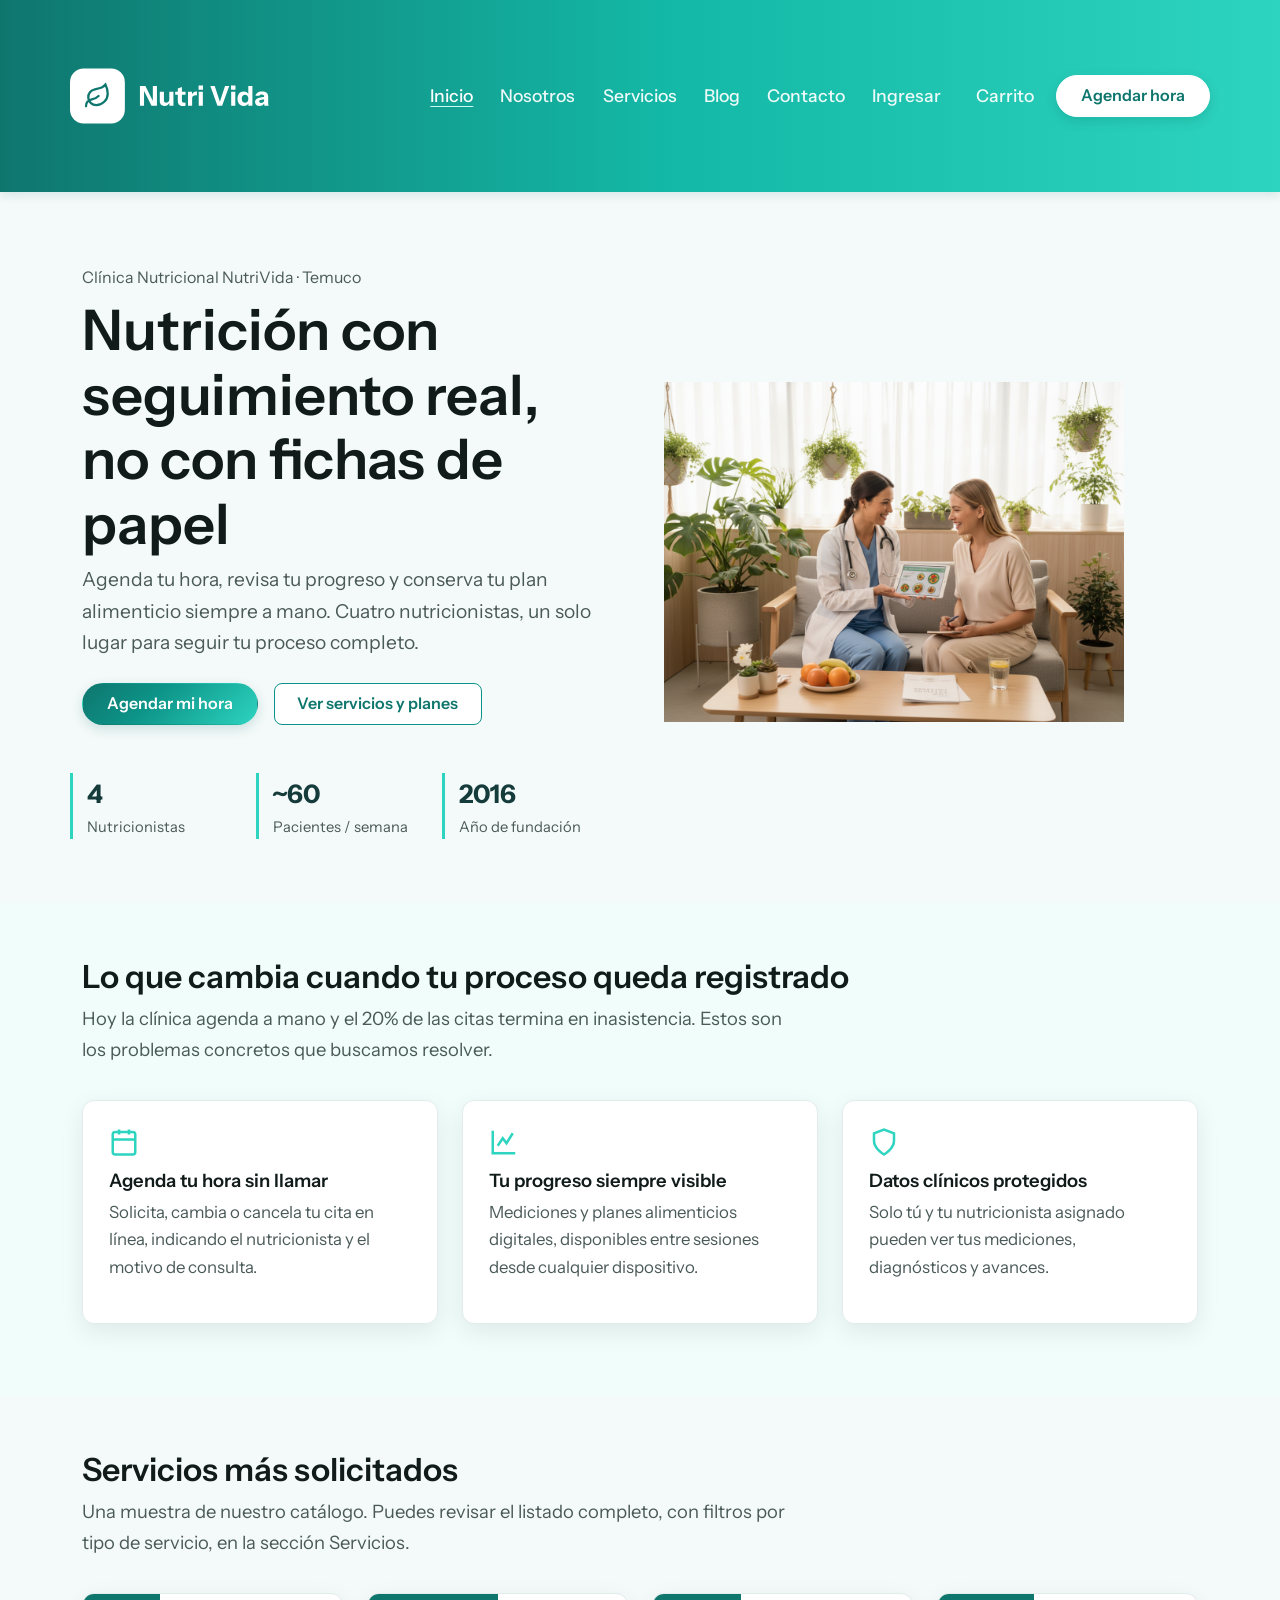
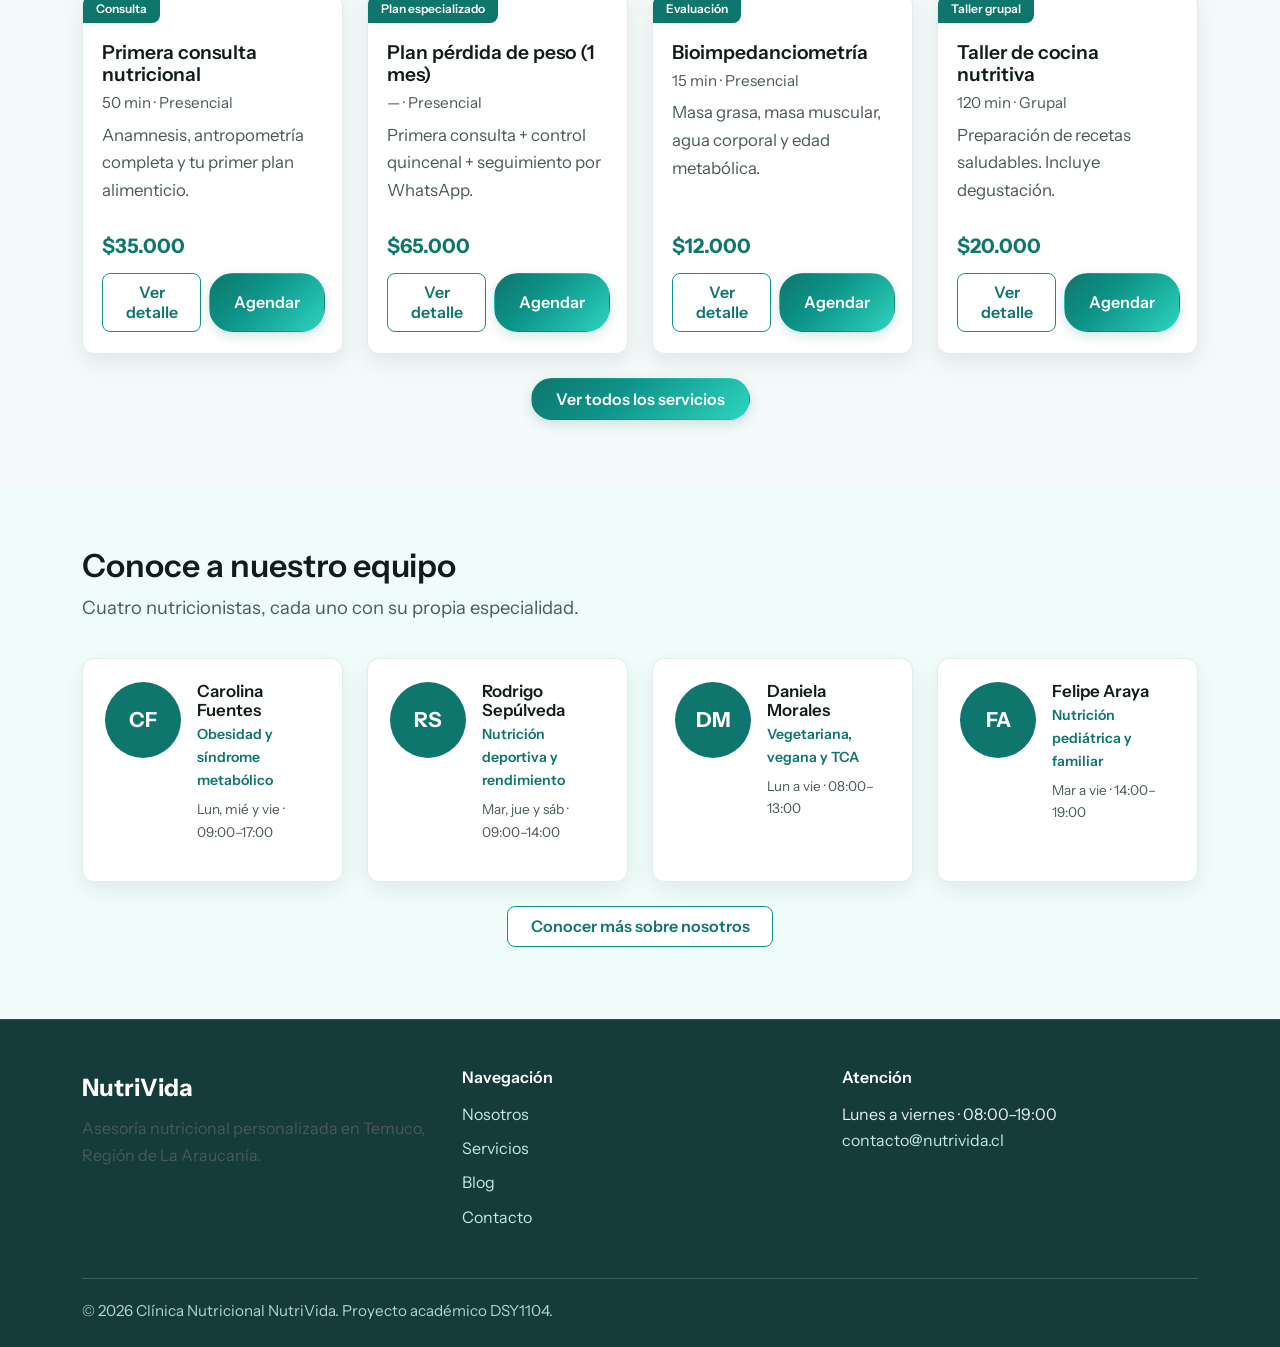
<file: index.html>
<!DOCTYPE html>
<html lang="es">
<head>
  <meta charset="UTF-8">
  <meta name="viewport" content="width=device-width, initial-scale=1.0">
  <title>NutriVida — Nutrición con seguimiento real</title>
  <meta name="description" content="Clínica Nutricional NutriVida en Temuco: consultas, planes personalizados y talleres con seguimiento digital.">
  <link href="https://cdn.jsdelivr.net/npm/bootstrap@5.3.8/dist/css/bootstrap.min.css" rel="stylesheet" integrity="sha384-sRIl4kxILFvY47J16cr9ZwB07vP4J8+LH7qKQnuqkuIAvNWLzeN8tE5YBujZqJLB" crossorigin="anonymous">
  <link rel="stylesheet" href="css/estilos.css">
</head>
<body>

  <!-- ===================== ENCABEZADO ===================== -->
  <header class="encabezado-nv">
    <nav class="navbar navbar-expand-lg container py-3">
      <a class="navbar-brand marca-nv" href="index.html">
        <img src="imagenes\banner-top.svg" alt="Logo-NutriVida" width="200" height="150">
      </a>
      <button class="navbar-toggler" type="button" data-bs-toggle="collapse" data-bs-target="#navegacionPrincipal" aria-controls="navegacionPrincipal" aria-expanded="false" aria-label="Abrir menú de navegación">
        <span class="navbar-toggler-icon"></span>
      </button>
      <div class="collapse navbar-collapse" id="navegacionPrincipal">
        <ul class="navbar-nav ms-auto mb-2 mb-lg-0 align-items-lg-center">
          <li class="nav-item"><a class="nav-link active" aria-current="page" href="index.html">Inicio</a></li>
          <li class="nav-item"><a class="nav-link" href="nosotros.html">Nosotros</a></li>
          <li class="nav-item"><a class="nav-link" href="productos.html">Servicios</a></li>
          <li class="nav-item"><a class="nav-link" href="blog.html">Blog</a></li>
          <li class="nav-item"><a class="nav-link" href="contacto.html">Contacto</a></li>
          <li class="nav-item"><a class="nav-link" href="login.html">Ingresar</a></li>
          <li class="nav-item ms-lg-2 mt-2 mt-lg-0"><a href="carrito.html" class="nav-link enlace-carrito">Carrito <span data-contador-carrito class="badge contador-carrito d-none">0</span></a></li>
          <li class="nav-item ms-lg-2 mt-2 mt-lg-0">
            <a href="agendar.html" class="btn btn-nv-primario btn-sm">Agendar hora</a>
          </li>
        </ul>
      </div>
    </nav>
  </header>

  <main>
    <!-- ===================== HERO ===================== -->
    <section class="hero-nv">
      <div class="container">
        <div class="row align-items-center g-5">
          <article class="col-lg-6">
            <p class="eyebrow-libre mb-2">Clínica Nutricional NutriVida · Temuco</p>
            <h1>Nutrición con seguimiento real, no con fichas de papel</h1>
            <p class="subcopia">Agenda tu hora, revisa tu progreso y conserva tu plan alimenticio siempre a mano. Cuatro nutricionistas, un solo lugar para seguir tu proceso completo.</p>
            <p class="d-flex flex-wrap gap-3 mt-4">
              <a href="agendar.html" class="btn btn-nv-primario">Agendar mi hora</a>
              <a href="productos.html" class="btn btn-nv-secundario">Ver servicios y planes</a>
            </p>
            <dl class="row mt-5 gx-4 mb-0">
              <div class="col-4 estadistica-hero">
                <dt class="numero">4</dt>
                <dd class="etiqueta mb-0">Nutricionistas</dd>
              </div>
              <div class="col-4 estadistica-hero">
                <dt class="numero">~60</dt>
                <dd class="etiqueta mb-0">Pacientes / semana</dd>
              </div>
              <div class="col-4 estadistica-hero">
                <dt class="numero">2016</dt>
                <dd class="etiqueta mb-0">Año de fundación</dd>
              </div>
            </dl>
          </article>
          <div class="col-lg-6">
            <img src="imagenes\atencion.svg" alt="Ilustración de nutricionista y paciente" class="img-fluid">
      </div>
    </section>

    <!-- ===================== POR QUÉ NUTRIVIDA ===================== -->
    <section class="seccion seccion-alterna">
      <div class="container">
        <h2 class="titulo-seccion">Lo que cambia cuando tu proceso queda registrado</h2>
        <p class="intro-seccion">Hoy la clínica agenda a mano y el 20% de las citas termina en inasistencia. Estos son los problemas concretos que buscamos resolver.</p>
        <ul class="row g-4 list-unstyled">
          <li class="col-md-4">
            <article class="tarjeta-beneficio">
              <svg class="icono-beneficio" width="30" height="30" viewBox="0 0 24 24" fill="none" stroke="currentColor" stroke-width="2" aria-hidden="true"><rect x="3" y="4" width="18" height="18" rx="2"/><path d="M16 2v4M8 2v4M3 10h18"/></svg>
              <h3>Agenda tu hora sin llamar</h3>
              <p>Solicita, cambia o cancela tu cita en línea, indicando el nutricionista y el motivo de consulta.</p>
            </article>
          </li>
          <li class="col-md-4">
            <article class="tarjeta-beneficio">
              <svg class="icono-beneficio" width="30" height="30" viewBox="0 0 24 24" fill="none" stroke="currentColor" stroke-width="2" aria-hidden="true"><path d="M3 3v18h18"/><path d="M7 15l4-6 3 4 5-8"/></svg>
              <h3>Tu progreso siempre visible</h3>
              <p>Mediciones y planes alimenticios digitales, disponibles entre sesiones desde cualquier dispositivo.</p>
            </article>
          </li>
          <li class="col-md-4">
            <article class="tarjeta-beneficio">
              <svg class="icono-beneficio" width="30" height="30" viewBox="0 0 24 24" fill="none" stroke="currentColor" stroke-width="2" aria-hidden="true"><path d="M12 22s8-4.5 8-11V5l-8-3-8 3v6c0 6.5 8 11 8 11z"/></svg>
              <h3>Datos clínicos protegidos</h3>
              <p>Solo tú y tu nutricionista asignado pueden ver tus mediciones, diagnósticos y avances.</p>
            </article>
          </li>
        </ul>
      </div>
    </section>

    <!-- ===================== SERVICIOS DESTACADOS ===================== -->
    <section class="seccion">
      <div class="container">
        <h2 class="titulo-seccion">Servicios más solicitados</h2>
        <p class="intro-seccion">Una muestra de nuestro catálogo. Puedes revisar el listado completo, con filtros por tipo de servicio, en la sección Servicios.</p>
        <ul class="row g-4 list-unstyled">
          <li class="col-sm-6 col-lg-3">
            <article class="tarjeta-servicio">
              <span class="franja-tipo">Consulta</span>
              <div class="cuerpo-servicio">
                <h3>Primera consulta nutricional</h3>
                <p class="meta-servicio">50 min · Presencial</p>
                <p class="descripcion-servicio">Anamnesis, antropometría completa y tu primer plan alimenticio.</p>
                <p class="precio-servicio">$35.000</p>
                <div class="d-flex gap-2 mt-auto"><a href="producto-detalle.html?codigo=CN001" class="btn btn-nv-secundario btn-sm flex-grow-1">Ver detalle</a><a href="agendar.html?codigo=CN001" class="btn btn-nv-primario btn-sm flex-grow-1">Agendar</a></div>
              </div>
            </article>
          </li>
          <li class="col-sm-6 col-lg-3">
            <article class="tarjeta-servicio">
              <span class="franja-tipo">Plan especializado</span>
              <div class="cuerpo-servicio">
                <h3>Plan pérdida de peso (1 mes)</h3>
                <p class="meta-servicio">— · Presencial</p>
                <p class="descripcion-servicio">Primera consulta + control quincenal + seguimiento por WhatsApp.</p>
                <p class="precio-servicio">$65.000</p>
                <div class="d-flex gap-2 mt-auto"><a href="producto-detalle.html?codigo=PL001" class="btn btn-nv-secundario btn-sm flex-grow-1">Ver detalle</a><a href="agendar.html?codigo=PL001" class="btn btn-nv-primario btn-sm flex-grow-1">Agendar</a></div>
              </div>
            </article>
          </li>
          <li class="col-sm-6 col-lg-3">
            <article class="tarjeta-servicio">
              <span class="franja-tipo">Evaluación</span>
              <div class="cuerpo-servicio">
                <h3>Bioimpedanciometría</h3>
                <p class="meta-servicio">15 min · Presencial</p>
                <p class="descripcion-servicio">Masa grasa, masa muscular, agua corporal y edad metabólica.</p>
                <p class="precio-servicio">$12.000</p>
                <div class="d-flex gap-2 mt-auto"><a href="producto-detalle.html?codigo=EV002" class="btn btn-nv-secundario btn-sm flex-grow-1">Ver detalle</a><a href="agendar.html?codigo=EV002" class="btn btn-nv-primario btn-sm flex-grow-1">Agendar</a></div>
              </div>
            </article>
          </li>
          <li class="col-sm-6 col-lg-3">
            <article class="tarjeta-servicio">
              <span class="franja-tipo">Taller grupal</span>
              <div class="cuerpo-servicio">
                <h3>Taller de cocina nutritiva</h3>
                <p class="meta-servicio">120 min · Grupal</p>
                <p class="descripcion-servicio">Preparación de recetas saludables. Incluye degustación.</p>
                <p class="precio-servicio">$20.000</p>
                <div class="d-flex gap-2 mt-auto"><a href="producto-detalle.html?codigo=TG002" class="btn btn-nv-secundario btn-sm flex-grow-1">Ver detalle</a><a href="agendar.html?codigo=TG002" class="btn btn-nv-primario btn-sm flex-grow-1">Agendar</a></div>
              </div>
            </article>
          </li>
        </ul>
        <p class="text-center mt-4">
          <a href="productos.html" class="btn btn-nv-primario">Ver todos los servicios</a>
        </p>
      </div>
    </section>

    <!-- ===================== EQUIPO ===================== -->
    <section class="seccion seccion-alterna">
      <div class="container">
        <h2 class="titulo-seccion">Conoce a nuestro equipo</h2>
        <p class="intro-seccion">Cuatro nutricionistas, cada uno con su propia especialidad.</p>
        <ul class="row g-4 list-unstyled">
          <li class="col-sm-6 col-lg-3">
            <article class="tarjeta-nutricionista">
              <div class="avatar-iniciales">CF</div>
              <div>
                <h3>Carolina Fuentes</h3>
                <p class="especialidad">Obesidad y síndrome metabólico</p>
                <p class="horario">Lun, mié y vie · 09:00–17:00</p>
              </div>
            </article>
          </li>
          <li class="col-sm-6 col-lg-3">
            <article class="tarjeta-nutricionista">
              <div class="avatar-iniciales">RS</div>
              <div>
                <h3>Rodrigo Sepúlveda</h3>
                <p class="especialidad">Nutrición deportiva y rendimiento</p>
                <p class="horario">Mar, jue y sáb · 09:00–14:00</p>
              </div>
            </article>
          </li>
          <li class="col-sm-6 col-lg-3">
            <article class="tarjeta-nutricionista">
              <div class="avatar-iniciales">DM</div>
              <div>
                <h3>Daniela Morales</h3>
                <p class="especialidad">Vegetariana, vegana y TCA</p>
                <p class="horario">Lun a vie · 08:00–13:00</p>
              </div>
            </article>
          </li>
          <li class="col-sm-6 col-lg-3">
            <article class="tarjeta-nutricionista">
              <div class="avatar-iniciales">FA</div>
              <div>
                <h3>Felipe Araya</h3>
                <p class="especialidad">Nutrición pediátrica y familiar</p>
                <p class="horario">Mar a vie · 14:00–19:00</p>
              </div>
            </article>
          </li>
        </ul>
        <p class="text-center mt-4">
          <a href="nosotros.html" class="btn btn-nv-secundario">Conocer más sobre nosotros</a>
        </p>
      </div>
    </section>
  </main>

  <!-- ===================== PIE DE PÁGINA ===================== -->
  <footer class="pie-nv">
    <div class="container">
      <div class="row g-4">
        <div class="col-md-4">
          <p class="marca-pie mb-2">NutriVida</p>
          <p>Asesoría nutricional personalizada en Temuco, Región de La Araucanía.</p>
        </div>
        <nav class="col-md-4" aria-label="Enlaces del pie de página">
          <h4>Navegación</h4>
          <ul class="list-unstyled d-flex flex-column gap-2">
            <li><a href="nosotros.html">Nosotros</a></li>
            <li><a href="productos.html">Servicios</a></li>
            <li><a href="blog.html">Blog</a></li>
            <li><a href="contacto.html">Contacto</a></li>
          </ul>
        </nav>
        <div class="col-md-4">
          <h4>Atención</h4>
          <address class="mb-0">
            Lunes a viernes · 08:00–19:00<br>
            <a href="mailto:contacto@nutrivida.cl">contacto@nutrivida.cl</a>
          </address>
        </div>
      </div>
      <div class="linea-pie">© 2026 Clínica Nutricional NutriVida. Proyecto académico DSY1104.</div>
    </div>
  </footer>

  <script src="https://cdn.jsdelivr.net/npm/bootstrap@5.3.8/dist/js/bootstrap.bundle.min.js" integrity="sha384-FKyoEForCGlyvwx9Hj09JcYn3nv7wiPVlz7YYwJrWVcXK/BmnVDxM+D2scQbITxI" crossorigin="anonymous"></script>
  <script src="js/almacenamiento.js"></script>
</body>
</html>
</file>
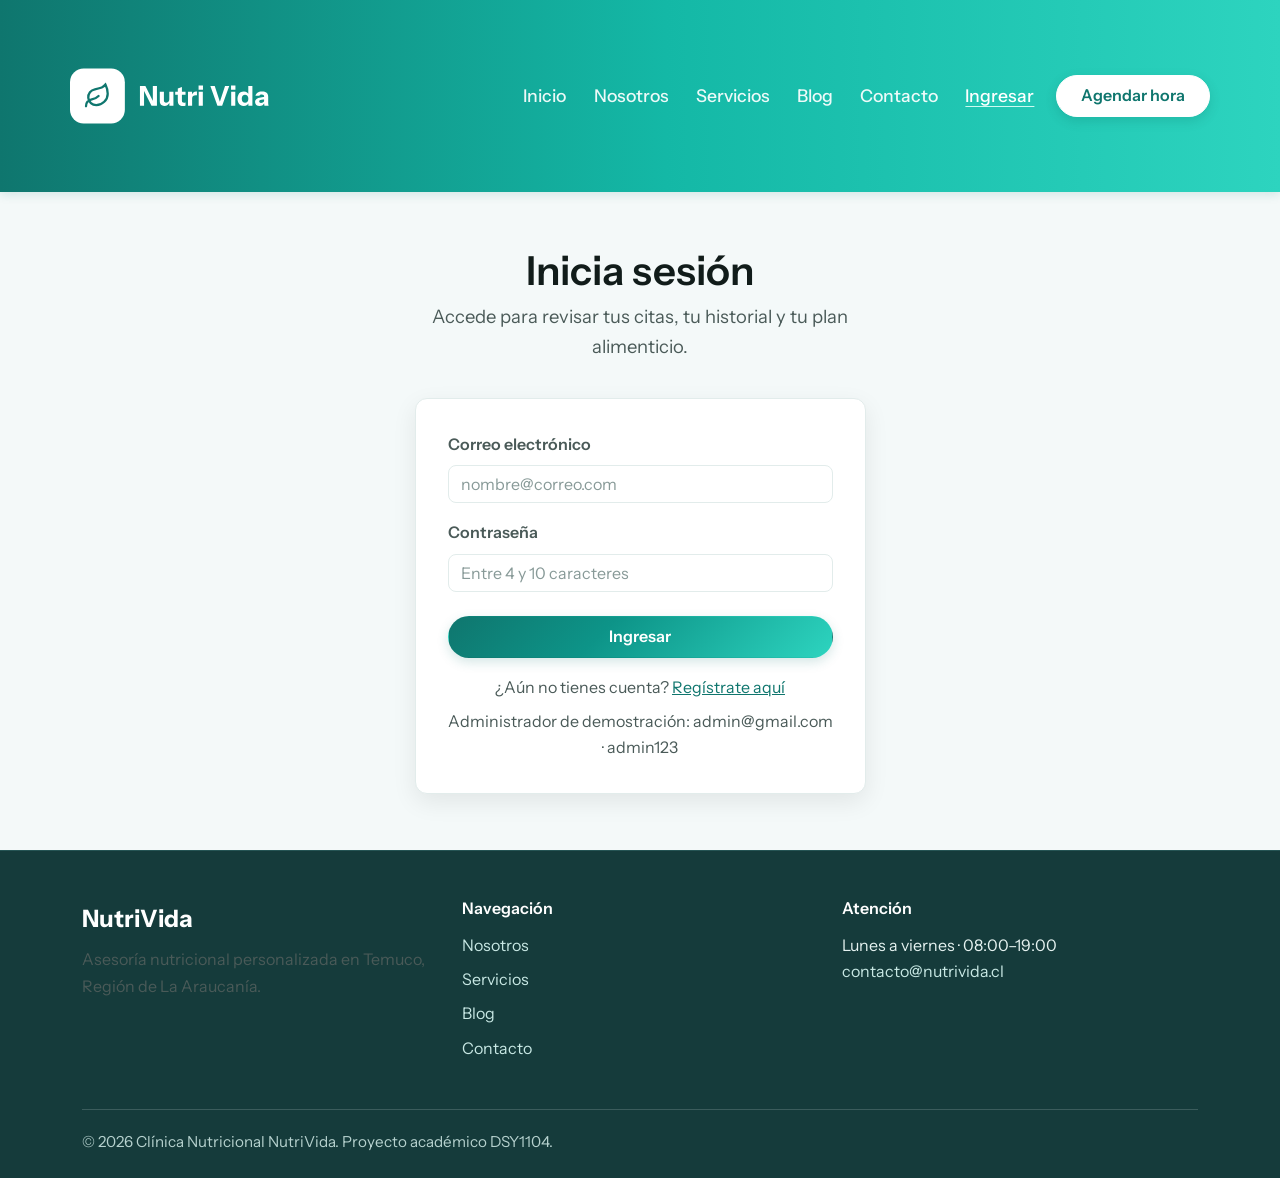
<file: admin-productos.html>
<!DOCTYPE html>
<html lang="es">
<head>
  <meta charset="UTF-8">
  <meta name="viewport" content="width=device-width, initial-scale=1.0">
  <title>Administrar servicios · NutriVida</title>
  <link href="https://cdn.jsdelivr.net/npm/bootstrap@5.3.8/dist/css/bootstrap.min.css" rel="stylesheet" integrity="sha384-sRIl4kxILFvY47J16cr9ZwB07vP4J8+LH7qKQnuqkuIAvNWLzeN8tE5YBujZqJLB" crossorigin="anonymous">
  <link rel="stylesheet" href="css/estilos.css">
</head>
<body class="fondo-admin">
  <header class="encabezado-admin"><div class="container py-3 d-flex justify-content-between align-items-center gap-3"><a class="marca-nv" href="admin.html"><span class="hoja-icono">◆</span> NutriVida <small class="etiqueta-admin">Administración</small></a><div class="d-flex align-items-center gap-3"><span class="texto-sesion" data-usuario-sesion></span><button type="button" class="btn btn-sm btn-outline-light" data-cerrar-sesion>Cerrar sesión</button></div></div></header>
  <main class="seccion"><div class="container"><div class="row g-4"><aside class="col-lg-3"><nav class="menu-admin" aria-label="Menú administrativo"><p class="menu-admin-titulo">Gestión del sistema</p><a href="admin.html">Resumen</a><a class="activo" href="admin-productos.html">Productos y servicios</a><a href="admin-usuarios.html">Usuarios</a><a href="productos.html">Ver tienda pública</a></nav></aside><section class="col-lg-9"><h1 class="titulo-seccion">Productos y servicios</h1><p class="intro-seccion">Mantén actualizado el catálogo visible para los pacientes.</p><div id="mensaje-producto-admin" role="alert"></div><form id="formulario-producto-admin" class="tarjeta-formulario mb-4" novalidate><h2 id="titulo-formulario-producto" class="h4 mb-3">Nuevo servicio o plan</h2><div class="row"><div class="col-md-4 mb-3"><label for="admin-producto-codigo" class="form-label">Código producto</label><input id="admin-producto-codigo" class="form-control" type="text" minlength="3" required><div class="invalid-feedback"></div></div><div class="col-md-4 mb-3"><label for="admin-producto-tipo" class="form-label">Categoría</label><select id="admin-producto-tipo" class="form-select" required><option value="">Selecciona una categoría</option><option>Consulta</option><option>Plan especializado</option><option>Evaluación</option><option>Taller grupal</option></select><div class="invalid-feedback"></div></div><div class="col-md-4 mb-3"><label for="admin-producto-nombre" class="form-label">Nombre</label><input id="admin-producto-nombre" class="form-control" maxlength="100" required><div class="invalid-feedback"></div></div></div><div class="row"><div class="col-md-4 mb-3"><label for="admin-producto-duracion" class="form-label">Duración</label><input id="admin-producto-duracion" class="form-control" maxlength="30" placeholder="Ej: 30 min"><div class="invalid-feedback"></div></div><div class="col-md-4 mb-3"><label for="admin-producto-modalidad" class="form-label">Modalidad</label><input id="admin-producto-modalidad" class="form-control" maxlength="80" value="Presencial" required><div class="invalid-feedback"></div></div><div class="col-md-4 mb-3"><label for="admin-producto-profesional" class="form-label">Profesional</label><input id="admin-producto-profesional" class="form-control" maxlength="100" value="Nutricionista" required><div class="invalid-feedback"></div></div></div><div class="row"><div class="col-md-4 mb-3"><label for="admin-producto-precio" class="form-label">Precio (CLP)</label><input id="admin-producto-precio" class="form-control" type="number" min="0" step="0.01" required><div class="invalid-feedback"></div></div><div class="col-md-4 mb-3"><label for="admin-producto-stock" class="form-label">Stock</label><input id="admin-producto-stock" class="form-control" type="number" min="0" step="1" value="0" required><div class="invalid-feedback"></div></div><div class="col-md-4 mb-3"><label for="admin-producto-stock-critico" class="form-label">Stock crítico</label><input id="admin-producto-stock-critico" class="form-control" type="number" min="0" step="1" value="0"><div class="invalid-feedback"></div></div></div><div class="mb-3"><label for="admin-producto-imagen" class="form-label">Imagen (opcional)</label><input id="admin-producto-imagen" class="form-control" type="url" placeholder="https://..." maxlength="300"><div class="invalid-feedback"></div></div><div class="mb-3"><label for="admin-producto-descripcion" class="form-label">Descripción (opcional)</label><textarea id="admin-producto-descripcion" class="form-control" maxlength="500" rows="3"></textarea><div class="invalid-feedback"></div></div><div class="d-flex gap-2 flex-wrap"><button type="submit" class="btn btn-nv-primario">Guardar servicio</button><button type="button" id="cancelar-edicion-producto" class="btn btn-nv-secundario d-none">Cancelar edición</button></div></form><div class="tabla-responsive"><table class="table tabla-admin align-middle"><caption class="visually-hidden">Listado de servicios del catálogo</caption><thead><tr><th>Código</th><th>Nombre</th><th>Categoría</th><th>Precio</th><th>Stock</th><th>Acciones</th></tr></thead><tbody id="tabla-productos-admin"></tbody></table></div></section></div></div></main>
  <script src="js/catalogo.js"></script><script src="js/almacenamiento.js"></script><script src="js/validaciones.js"></script><script src="js/admin.js"></script>
</body>
</html>
</file>
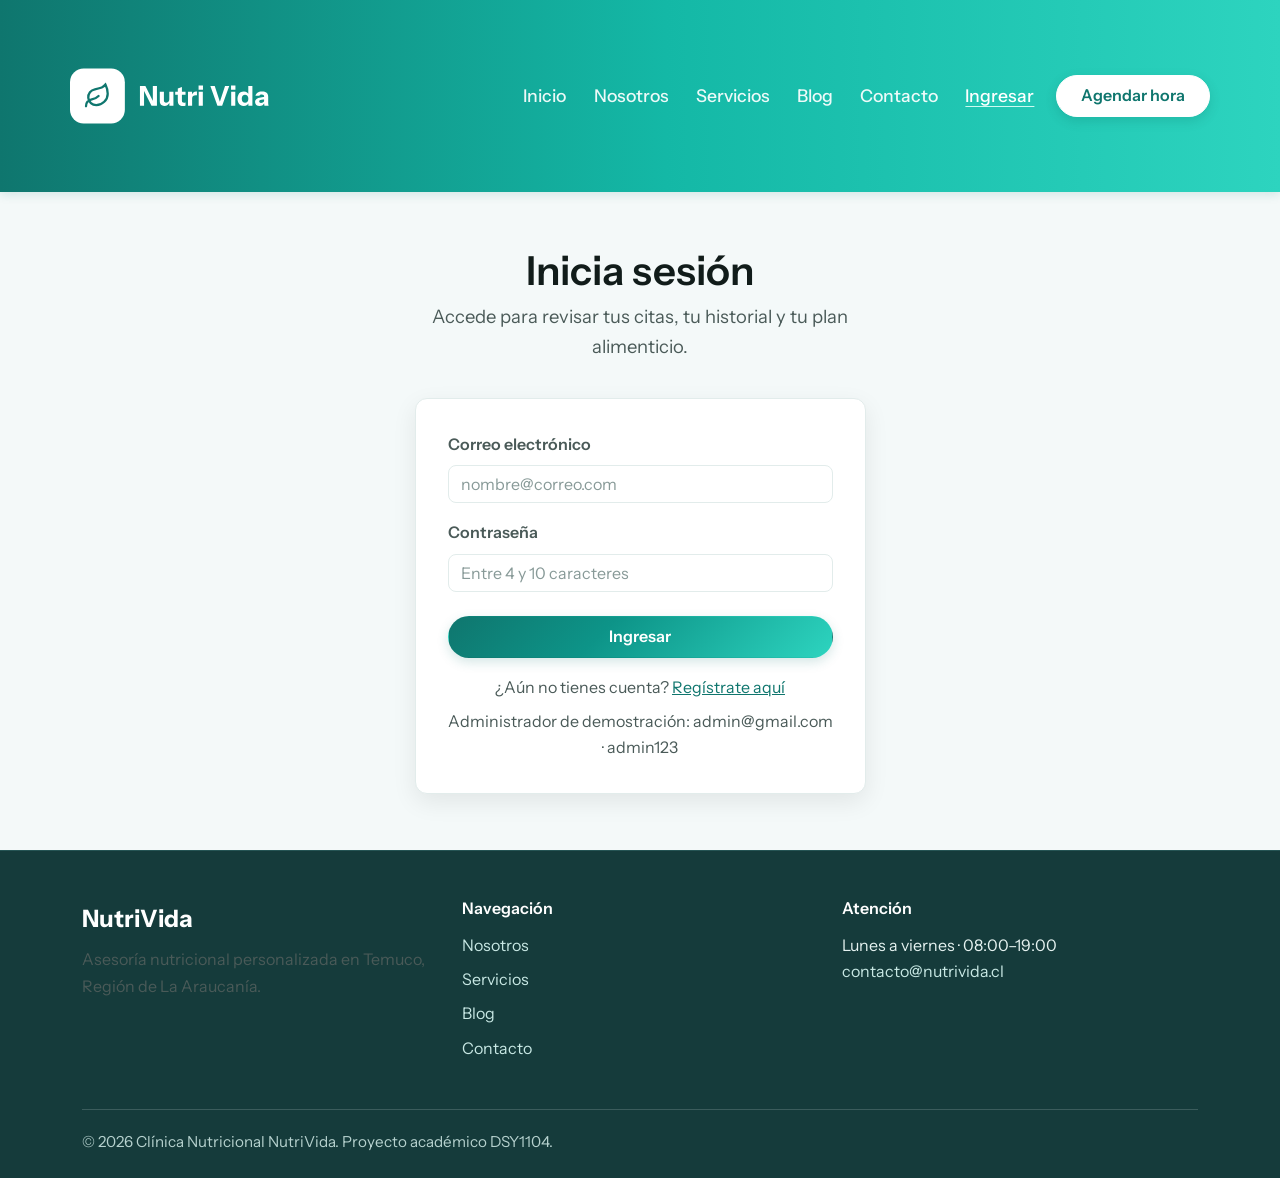
<file: admin-usuarios.html>
<!DOCTYPE html>
<html lang="es">
<head>
  <meta charset="UTF-8">
  <meta name="viewport" content="width=device-width, initial-scale=1.0">
  <title>Administrar usuarios · NutriVida</title>
  <link href="https://cdn.jsdelivr.net/npm/bootstrap@5.3.8/dist/css/bootstrap.min.css" rel="stylesheet" integrity="sha384-sRIl4kxILFvY47J16cr9ZwB07vP4J8+LH7qKQnuqkuIAvNWLzeN8tE5YBujZqJLB" crossorigin="anonymous">
  <link rel="stylesheet" href="css/estilos.css">
</head>
<body class="fondo-admin">
  <header class="encabezado-admin"><div class="container py-3 d-flex justify-content-between align-items-center gap-3"><a class="marca-nv" href="admin.html"><span class="hoja-icono">◆</span> NutriVida <small class="etiqueta-admin">Administración</small></a><div class="d-flex align-items-center gap-3"><span class="texto-sesion" data-usuario-sesion></span><button type="button" class="btn btn-sm btn-outline-light" data-cerrar-sesion>Cerrar sesión</button></div></div></header>
  <main class="seccion"><div class="container"><div class="row g-4"><aside class="col-lg-3"><nav class="menu-admin" aria-label="Menú administrativo"><p class="menu-admin-titulo">Gestión del sistema</p><a href="admin.html">Resumen</a><a href="admin-productos.html">Productos y servicios</a><a class="activo" href="admin-usuarios.html">Usuarios</a><a href="productos.html">Ver tienda pública</a></nav></aside><section class="col-lg-9"><h1 class="titulo-seccion">Usuarios</h1><p class="intro-seccion">Crea, edita, desactiva y asigna roles a los usuarios del sistema.</p><div id="mensaje-usuario-admin" role="alert"></div><form id="formulario-usuario-admin" class="tarjeta-formulario mb-4" novalidate><h2 id="titulo-formulario-usuario" class="h4 mb-3">Nuevo usuario</h2><div class="row"><div class="col-md-4 mb-3"><label for="admin-usuario-run" class="form-label">RUN</label><input id="admin-usuario-run" class="form-control" maxlength="9" placeholder="Sin puntos ni guion" required><div class="invalid-feedback"></div></div><div class="col-md-4 mb-3"><label for="admin-usuario-nombre" class="form-label">Nombre</label><input id="admin-usuario-nombre" class="form-control" maxlength="50" required><div class="invalid-feedback"></div></div><div class="col-md-4 mb-3"><label for="admin-usuario-apellidos" class="form-label">Apellidos</label><input id="admin-usuario-apellidos" class="form-control" maxlength="100" required><div class="invalid-feedback"></div></div></div><div class="row"><div class="col-md-6 mb-3"><label for="admin-usuario-correo" class="form-label">Correo</label><input id="admin-usuario-correo" type="email" class="form-control" maxlength="100" required><div class="invalid-feedback"></div><span class="texto-ayuda">Solo @duoc.cl, @profesor.duoc.cl o @gmail.com.</span></div><div class="col-md-6 mb-3"><label for="admin-usuario-fecha" class="form-label">Fecha de nacimiento</label><input id="admin-usuario-fecha" type="date" class="form-control"><span class="texto-ayuda">Opcional.</span></div></div><div class="row"><div class="col-md-4 mb-3"><label for="admin-usuario-tipo" class="form-label">Tipo de usuario</label><select id="admin-usuario-tipo" class="form-select" required><option value="">Selecciona un rol</option><option>Administrador</option><option>Cliente</option><option>Vendedor</option></select></div><div class="col-md-4 mb-3"><label for="admin-usuario-region" class="form-label">Región</label><select id="admin-usuario-region" class="form-select" required></select></div><div class="col-md-4 mb-3"><label for="admin-usuario-comuna" class="form-label">Comuna</label><select id="admin-usuario-comuna" class="form-select" required disabled><option value="">Selecciona una comuna</option></select></div></div><div class="row"><div class="col-md-8 mb-3"><label for="admin-usuario-direccion" class="form-label">Dirección</label><input id="admin-usuario-direccion" class="form-control" maxlength="300" required><div class="invalid-feedback"></div></div><div class="col-md-4 mb-3"><label for="admin-usuario-contrasena" class="form-label">Contraseña</label><input id="admin-usuario-contrasena" type="password" class="form-control" maxlength="10" placeholder="4 a 10 caracteres"><div class="invalid-feedback"></div><span class="texto-ayuda">Obligatoria al crear.</span></div></div><div class="d-flex gap-2 flex-wrap"><button type="submit" class="btn btn-nv-primario">Guardar usuario</button><button type="button" id="cancelar-edicion-usuario" class="btn btn-nv-secundario d-none">Cancelar edición</button></div></form><div class="tabla-responsive"><table class="table tabla-admin align-middle"><caption class="visually-hidden">Listado de usuarios del sistema</caption><thead><tr><th>RUN</th><th>Nombre</th><th>Correo</th><th>Rol</th><th>Ubicación</th><th>Acciones</th></tr></thead><tbody id="tabla-usuarios-admin"></tbody></table></div></section></div></div></main>
  <script src="js/catalogo.js"></script><script src="js/almacenamiento.js"></script><script src="js/validaciones.js"></script><script src="js/admin.js"></script>
</body>
</html>
</file>
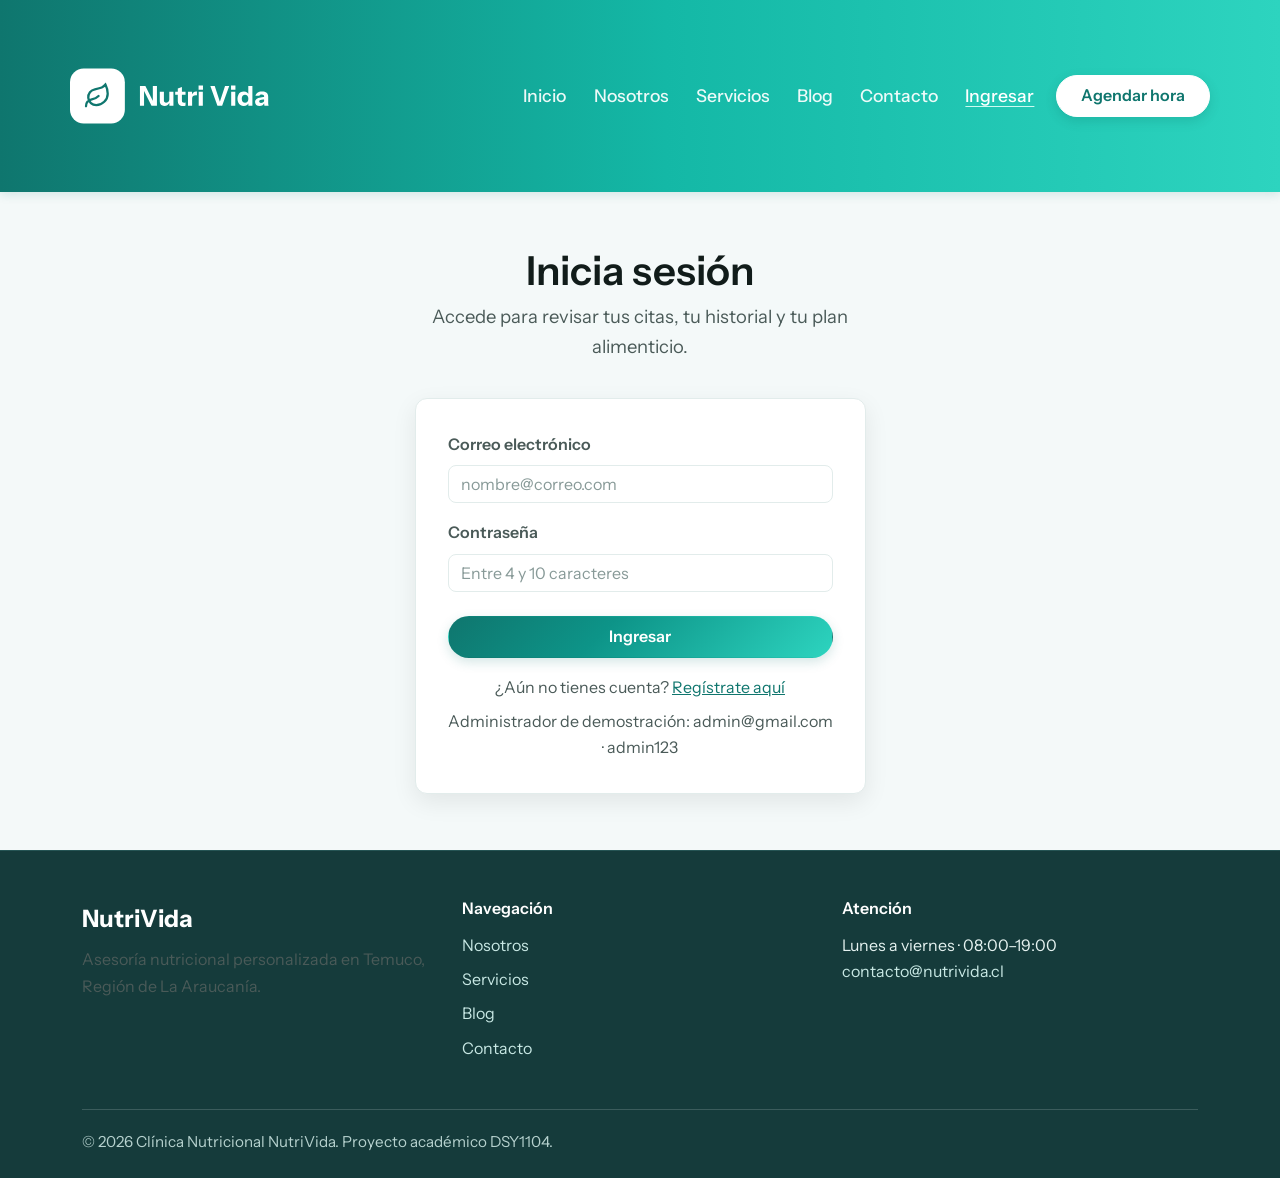
<file: admin.html>
<!DOCTYPE html>
<html lang="es">
<head>
  <meta charset="UTF-8">
  <meta name="viewport" content="width=device-width, initial-scale=1.0">
  <title>Administración · NutriVida</title>
  <link href="https://cdn.jsdelivr.net/npm/bootstrap@5.3.8/dist/css/bootstrap.min.css" rel="stylesheet" integrity="sha384-sRIl4kxILFvY47J16cr9ZwB07vP4J8+LH7qKQnuqkuIAvNWLzeN8tE5YBujZqJLB" crossorigin="anonymous">
  <link rel="stylesheet" href="css/estilos.css">
</head>
<body class="fondo-admin">
  <header class="encabezado-admin"><div class="container py-3 d-flex justify-content-between align-items-center gap-3"><a class="marca-nv" href="admin.html"><span class="hoja-icono">◆</span> NutriVida <small class="etiqueta-admin">Administración</small></a><div class="d-flex align-items-center gap-3"><span class="texto-sesion" data-usuario-sesion></span><button type="button" class="btn btn-sm btn-outline-light" data-cerrar-sesion>Cerrar sesión</button></div></div></header>
  <main class="seccion"><div class="container"><div class="row g-4"><aside class="col-lg-3"><nav class="menu-admin" aria-label="Menú administrativo"><p class="menu-admin-titulo">Gestión del sistema</p><a class="activo" href="admin.html">Resumen</a><a href="admin-productos.html">Productos y servicios</a><a href="admin-usuarios.html">Usuarios</a><a href="productos.html">Ver tienda pública</a></nav></aside><section class="col-lg-9"><h1 class="titulo-seccion">Panel de administración</h1><p class="intro-seccion">Gestiona el catálogo y los usuarios de la tienda NutriVida desde un solo lugar.</p><div class="row g-4 mb-4"><div class="col-md-6"><article class="tarjeta-admin-metrica"><span class="metrica-label">Servicios publicados</span><strong id="total-productos-admin">0</strong><a href="admin-productos.html">Administrar catálogo →</a></article></div><div class="col-md-6"><article class="tarjeta-admin-metrica"><span class="metrica-label">Usuarios registrados</span><strong id="total-usuarios-admin">0</strong><a href="admin-usuarios.html">Administrar usuarios →</a></article></div></div><article class="tarjeta-formulario"><h2 class="h4">Alcance de esta vista</h2><ul class="mb-0"><li>Crear, editar y eliminar servicios del catálogo.</li><li>Gestionar usuarios, roles y datos de contacto.</li><li>Los cambios de esta entrega se guardan localmente en el navegador.</li></ul></article></section></div></div></main>
  <script src="js/catalogo.js"></script><script src="js/almacenamiento.js"></script><script src="js/validaciones.js"></script><script src="js/admin.js"></script>
</body>
</html>
</file>
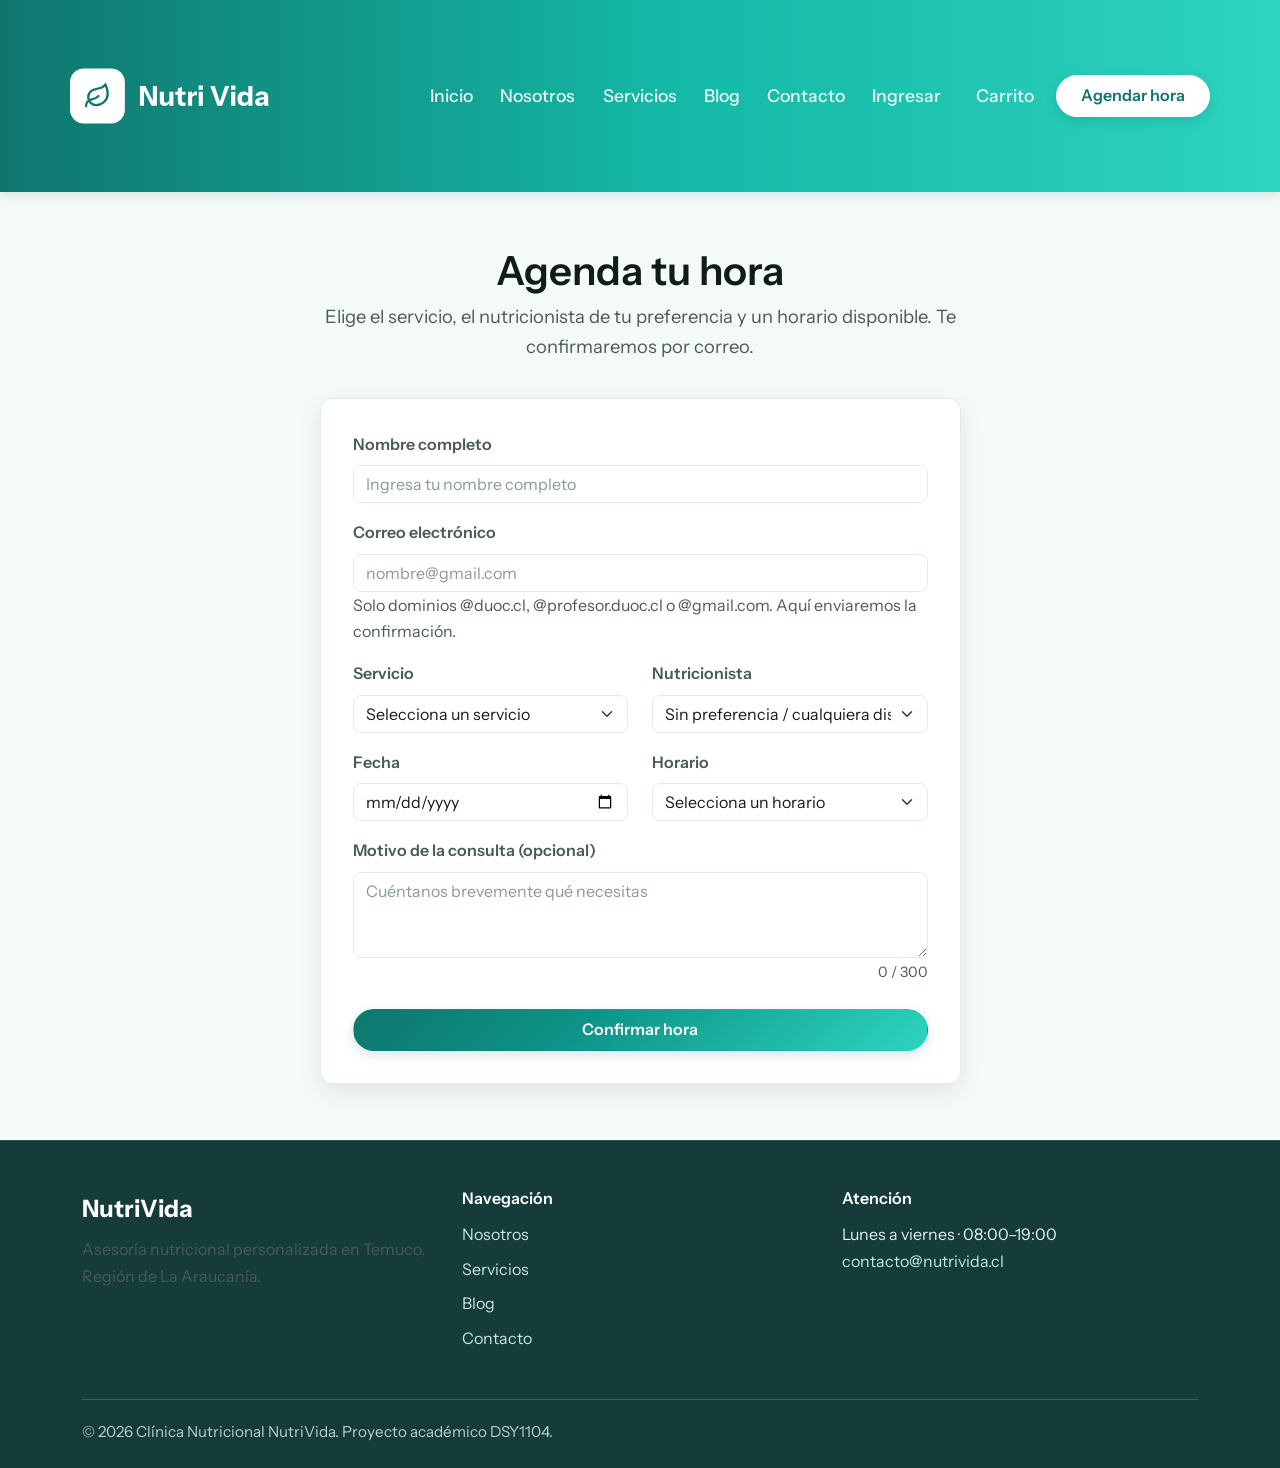
<file: agendar.html>
<!DOCTYPE html>
<html lang="es">
<head>
  <meta charset="UTF-8">
  <meta name="viewport" content="width=device-width, initial-scale=1.0">
  <title>Agendar hora · NutriVida</title>
  <link href="https://cdn.jsdelivr.net/npm/bootstrap@5.3.8/dist/css/bootstrap.min.css" rel="stylesheet" integrity="sha384-sRIl4kxILFvY47J16cr9ZwB07vP4J8+LH7qKQnuqkuIAvNWLzeN8tE5YBujZqJLB" crossorigin="anonymous">
  <link rel="stylesheet" href="css/estilos.css">
</head>
<body>

  <header class="encabezado-nv">
    <nav class="navbar navbar-expand-lg container py-3">
      <a class="navbar-brand marca-nv" href="index.html">
        <img src="imagenes\banner-top.svg" alt="Logo-NutriVida" width="200" height="150">
      </a>
      <button class="navbar-toggler" type="button" data-bs-toggle="collapse" data-bs-target="#navegacionPrincipal" aria-controls="navegacionPrincipal" aria-expanded="false" aria-label="Abrir menú de navegación">
        <span class="navbar-toggler-icon"></span>
      </button>
      <div class="collapse navbar-collapse" id="navegacionPrincipal">
        <ul class="navbar-nav ms-auto mb-2 mb-lg-0 align-items-lg-center">
          <li class="nav-item"><a class="nav-link" href="index.html">Inicio</a></li>
          <li class="nav-item"><a class="nav-link" href="nosotros.html">Nosotros</a></li>
          <li class="nav-item"><a class="nav-link" href="productos.html">Servicios</a></li>
          <li class="nav-item"><a class="nav-link" href="blog.html">Blog</a></li>
          <li class="nav-item"><a class="nav-link" href="contacto.html">Contacto</a></li>
          <li class="nav-item"><a class="nav-link" href="login.html">Ingresar</a></li>
          <li class="nav-item ms-lg-2 mt-2 mt-lg-0"><a href="carrito.html" class="nav-link enlace-carrito">Carrito <span data-contador-carrito class="badge contador-carrito d-none">0</span></a></li>
          <li class="nav-item ms-lg-2 mt-2 mt-lg-0">
            <a href="agendar.html" class="btn btn-nv-primario btn-sm active" aria-current="page">Agendar hora</a>
          </li>
        </ul>
      </div>
    </nav>
  </header>

  <main>
    <section class="seccion">
      <div class="container">
        <div class="row justify-content-center">
          <div class="col-12 col-md-9 col-lg-7">
            <h1 class="text-center mb-2">Agenda tu hora</h1>
            <p class="text-center intro-seccion mx-auto">Elige el servicio, el nutricionista de tu preferencia y un horario disponible. Te confirmaremos por correo.</p>

            <form id="formulario-agendar" class="tarjeta-formulario" novalidate>
              <div class="mb-3">
                <label for="agendar-nombre" class="form-label">Nombre completo</label>
                <input type="text" id="agendar-nombre" class="form-control" placeholder="Ingresa tu nombre completo" maxlength="100" autocomplete="name">
                <div class="invalid-feedback"></div>
              </div>

              <div class="mb-3">
                <label for="agendar-correo" class="form-label">Correo electrónico</label>
                <input type="email" id="agendar-correo" class="form-control" placeholder="nombre@gmail.com" maxlength="100" autocomplete="email">
                <div class="invalid-feedback"></div>
                <span class="texto-ayuda">Solo dominios @duoc.cl, @profesor.duoc.cl o @gmail.com. Aquí enviaremos la confirmación.</span>
              </div>

              <div class="row">
                <div class="col-md-6 mb-3">
                  <label for="agendar-servicio" class="form-label">Servicio</label>
                  <select id="agendar-servicio" class="form-select">
                    <option value="">Selecciona un servicio</option>
                  </select>
                  <div class="invalid-feedback"></div>
                </div>
                <div class="col-md-6 mb-3">
                  <label for="agendar-nutricionista" class="form-label">Nutricionista</label>
                  <select id="agendar-nutricionista" class="form-select">
                    <option value="">Sin preferencia / cualquiera disponible</option>
                    <option value="Carolina Fuentes">Carolina Fuentes — Obesidad y síndrome metabólico</option>
                    <option value="Rodrigo Sepúlveda">Rodrigo Sepúlveda — Nutrición deportiva</option>
                    <option value="Daniela Morales">Daniela Morales — Vegetariana, vegana y TCA</option>
                    <option value="Felipe Araya">Felipe Araya — Nutrición pediátrica</option>
                  </select>
                  <div class="invalid-feedback"></div>
                </div>
              </div>

              <div class="row">
                <div class="col-md-6 mb-3">
                  <label for="agendar-fecha" class="form-label">Fecha</label>
                  <input type="date" id="agendar-fecha" class="form-control">
                  <div class="invalid-feedback"></div>
                </div>
                <div class="col-md-6 mb-3">
                  <label for="agendar-horario" class="form-label">Horario</label>
                  <select id="agendar-horario" class="form-select">
                    <option value="">Selecciona un horario</option>
                    <option value="09:00">09:00 horas</option>
                    <option value="10:00">10:00 horas</option>
                    <option value="11:00">11:00 horas</option>
                    <option value="12:00">12:00 horas</option>
                    <option value="14:00">14:00 horas</option>
                    <option value="15:00">15:00 horas</option>
                    <option value="16:00">16:00 horas</option>
                    <option value="17:00">17:00 horas</option>
                    <option value="18:00">18:00 horas</option>
                  </select>
                  <div class="invalid-feedback"></div>
                </div>
              </div>

              <div class="mb-3">
                <label for="agendar-motivo" class="form-label">Motivo de la consulta (opcional)</label>
                <textarea id="agendar-motivo" class="form-control" rows="3" maxlength="300" placeholder="Cuéntanos brevemente qué necesitas"></textarea>
                <span id="contador-motivo" class="contador-caracteres">0 / 300</span>
              </div>

              <button type="submit" class="btn btn-nv-primario w-100 mt-2">Confirmar hora</button>
            </form>
            <div id="mensaje-resultado-agendar" role="alert"></div>
          </div>
        </div>
      </div>
    </section>
  </main>

  <footer class="pie-nv">
    <div class="container">
      <div class="row g-4">
        <div class="col-md-4">
          <p class="marca-pie mb-2">NutriVida</p>
          <p>Asesoría nutricional personalizada en Temuco, Región de La Araucanía.</p>
        </div>
        <nav class="col-md-4" aria-label="Enlaces del pie de página">
          <h4>Navegación</h4>
          <ul class="list-unstyled d-flex flex-column gap-2">
            <li><a href="nosotros.html">Nosotros</a></li>
            <li><a href="productos.html">Servicios</a></li>
            <li><a href="blog.html">Blog</a></li>
            <li><a href="contacto.html">Contacto</a></li>
          </ul>
        </nav>
        <div class="col-md-4">
          <h4>Atención</h4>
          <address class="mb-0">
            Lunes a viernes · 08:00–19:00<br>
            <a href="mailto:contacto@nutrivida.cl">contacto@nutrivida.cl</a>
          </address>
        </div>
      </div>
      <div class="linea-pie">© 2026 Clínica Nutricional NutriVida. Proyecto académico DSY1104.</div>
    </div>
  </footer>

  <script src="https://cdn.jsdelivr.net/npm/bootstrap@5.3.8/dist/js/bootstrap.bundle.min.js" integrity="sha384-FKyoEForCGlyvwx9Hj09JcYn3nv7wiPVlz7YYwJrWVcXK/BmnVDxM+D2scQbITxI" crossorigin="anonymous"></script>
  <script src="js/catalogo.js"></script>
  <script src="js/almacenamiento.js"></script>
  <script src="js/validaciones.js"></script>
  <script src="js/agendar.js"></script>
</body>
</html>
</file>
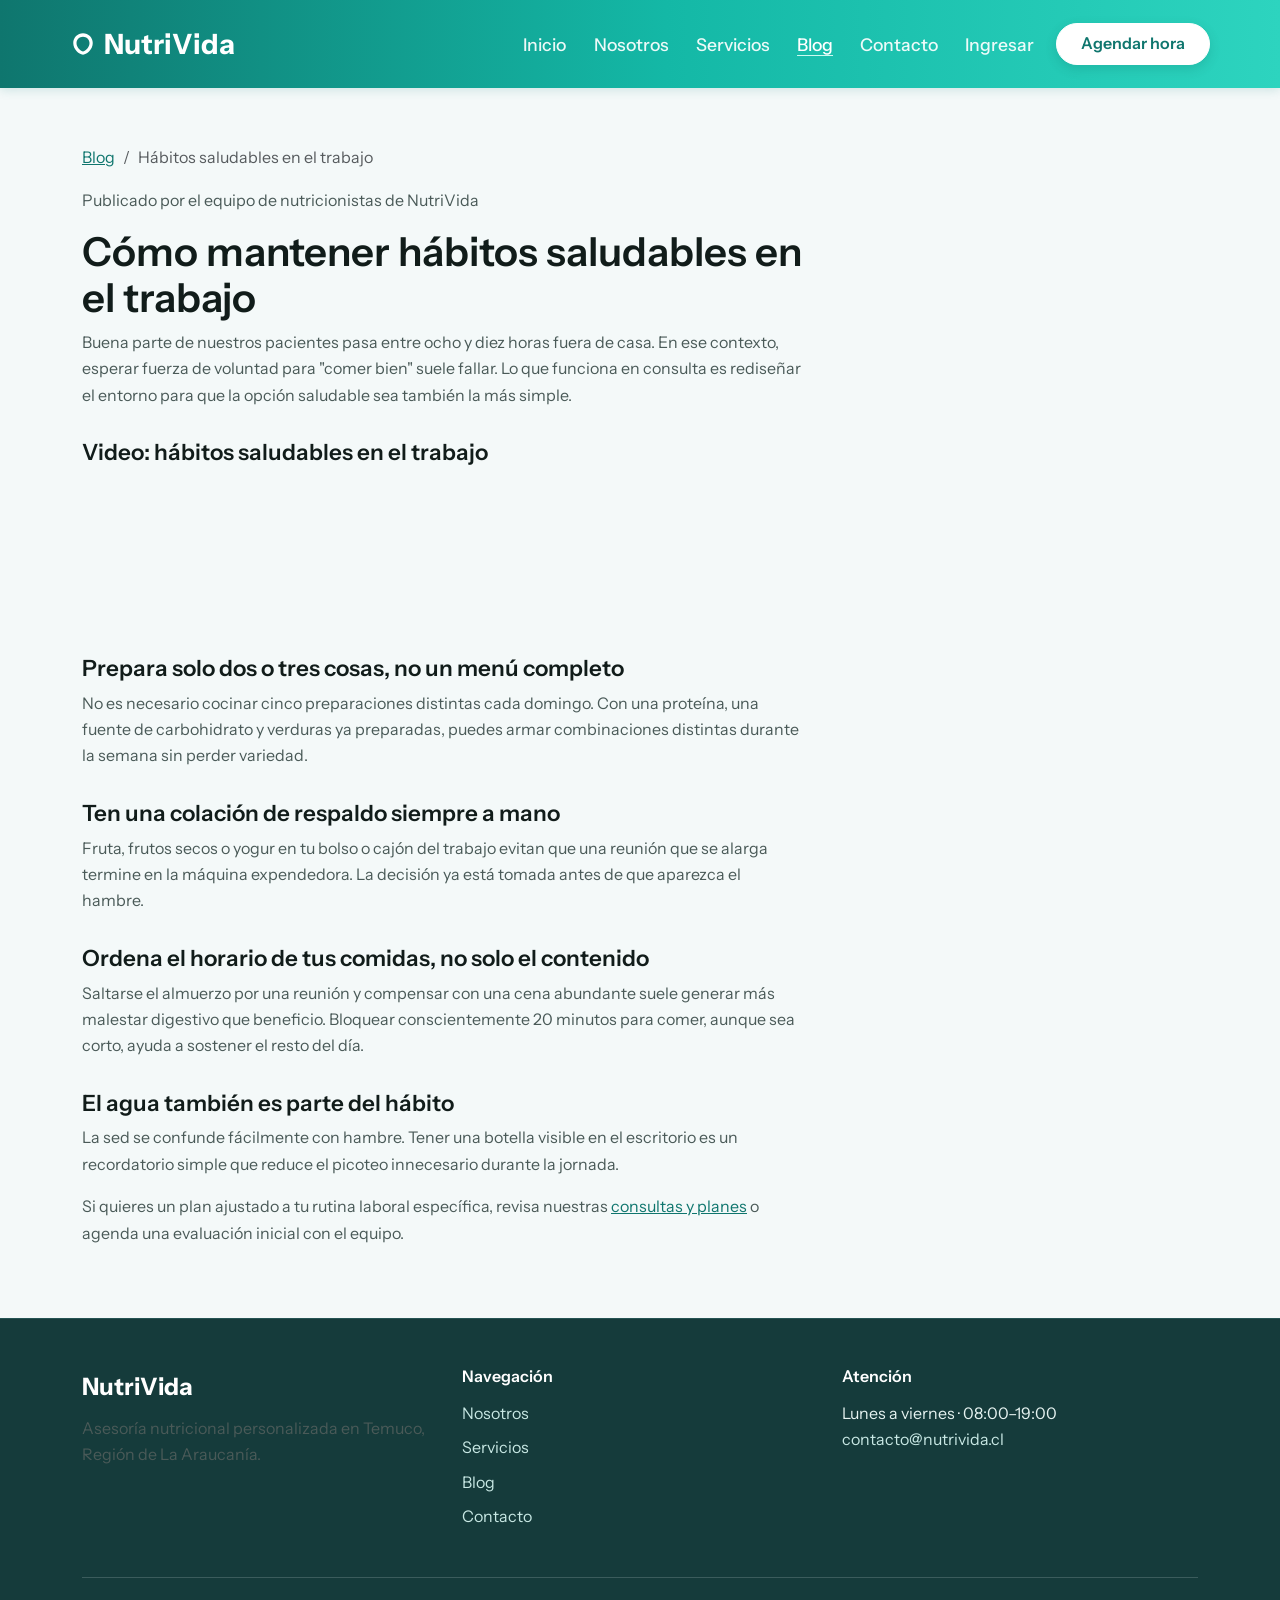
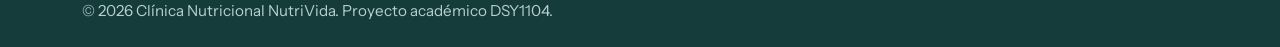
<file: blog-habitos-trabajo.html>
<html lang="es">
  <head>
    <meta charset="UTF-8" />
    <meta name="viewport" content="width=device-width, initial-scale=1.0" />
    <title>Cómo mantener hábitos saludables en el trabajo · NutriVida</title>
    <link
      href="https://cdn.jsdelivr.net/npm/bootstrap@5.3.8/dist/css/bootstrap.min.css"
      rel="stylesheet"
      integrity="sha384-sRIl4kxILFvY47J16cr9ZwB07vP4J8+LH7qKQnuqkuIAvNWLzeN8tE5YBujZqJLB"
      crossorigin="anonymous"
    />
    <link rel="stylesheet" href="css/estilos.css">
  </head>
  <body>
    <header class="encabezado-nv">
      <nav class="navbar navbar-expand-lg container py-3">
        <a class="navbar-brand marca-nv" href="index.html">
          <svg
            class="hoja-icono"
            width="26"
            height="26"
            viewBox="0 0 24 24"
            fill="currentColor"
            aria-hidden="true"
          >
            <path
              d="M12 2C7 2 3 6 3 11c0 6 5 10 9 11 4-1 9-5 9-11 0-5-4-9-9-9zm0 3.2c3.3 0 6 2.6 6 5.8 0 3.6-2.7 6.6-6 8-3.3-1.4-6-4.4-6-8 0-3.2 2.7-5.8 6-5.8z"
            />
          </svg>
          NutriVida
        </a>
        <button
          class="navbar-toggler"
          type="button"
          data-bs-toggle="collapse"
          data-bs-target="#navegacionPrincipal"
          aria-controls="navegacionPrincipal"
          aria-expanded="false"
          aria-label="Abrir menú de navegación"
        >
          <span class="navbar-toggler-icon"></span>
        </button>
        <div class="collapse navbar-collapse" id="navegacionPrincipal">
          <ul class="navbar-nav ms-auto mb-2 mb-lg-0 align-items-lg-center">
            <li class="nav-item">
              <a class="nav-link" href="index.html">Inicio</a>
            </li>
            <li class="nav-item">
              <a class="nav-link" href="nosotros.html">Nosotros</a>
            </li>
            <li class="nav-item">
              <a class="nav-link" href="productos.html">Servicios</a>
            </li>
            <li class="nav-item">
              <a class="nav-link active" aria-current="page" href="blog.html"
                >Blog</a
              >
            </li>
            <li class="nav-item">
              <a class="nav-link" href="contacto.html">Contacto</a>
            </li>
            <li class="nav-item">
              <a class="nav-link" href="login.html">Ingresar</a>
            </li>
            <li class="nav-item ms-lg-2 mt-2 mt-lg-0">
              <a href="agendar.html" class="btn btn-nv-primario btn-sm"
                >Agendar hora</a
              >
            </li>
          </ul>
        </div>
      </nav>
    </header>

    <main>
      <section class="seccion">
        <div class="container">
          <nav aria-label="breadcrumb" class="mb-3">
            <ol class="breadcrumb">
              <li class="breadcrumb-item"><a href="blog.html">Blog</a></li>
              <li class="breadcrumb-item active" aria-current="page">
                Hábitos saludables en el trabajo
              </li>
            </ol>
          </nav>

          <article class="entrada-blog contenedor-angosto">
            <p class="texto-ayuda">
              Publicado por el equipo de nutricionistas de NutriVida
            </p>
            <h1>Cómo mantener hábitos saludables en el trabajo</h1>
            <p>
              Buena parte de nuestros pacientes pasa entre ocho y diez horas
              fuera de casa. En ese contexto, esperar fuerza de voluntad para
              "comer bien" suele fallar. Lo que funciona en consulta es
              rediseñar el entorno para que la opción saludable sea también la
              más simple.
            </p>
            <!-- Video complementario al contenido del artículo sobre hábitos saludables en el trabajo. -->
            <section class="video-blog" aria-labelledby="titulo-video">
              <h2 id="titulo-video">Video: hábitos saludables en el trabajo</h2>

              <div class="contenedor-video">
                <iframe
                  src="https://www.youtube.com/embed/4pN_f2tq-_o"
                  title="Video sobre hábitos saludables en el trabajo"
                  allowfullscreen
                >
                </iframe>
              </div>
            </section>

            <h2>Prepara solo dos o tres cosas, no un menú completo</h2>
            <p>
              No es necesario cocinar cinco preparaciones distintas cada
              domingo. Con una proteína, una fuente de carbohidrato y verduras
              ya preparadas, puedes armar combinaciones distintas durante la
              semana sin perder variedad.
            </p>

            <h2>Ten una colación de respaldo siempre a mano</h2>
            <p>
              Fruta, frutos secos o yogur en tu bolso o cajón del trabajo evitan
              que una reunión que se alarga termine en la máquina expendedora.
              La decisión ya está tomada antes de que aparezca el hambre.
            </p>

            <h2>Ordena el horario de tus comidas, no solo el contenido</h2>
            <p>
              Saltarse el almuerzo por una reunión y compensar con una cena
              abundante suele generar más malestar digestivo que beneficio.
              Bloquear conscientemente 20 minutos para comer, aunque sea corto,
              ayuda a sostener el resto del día.
            </p>

            <h2>El agua también es parte del hábito</h2>
            <p>
              La sed se confunde fácilmente con hambre. Tener una botella
              visible en el escritorio es un recordatorio simple que reduce el
              picoteo innecesario durante la jornada.
            </p>

            <p>
              Si quieres un plan ajustado a tu rutina laboral específica, revisa
              nuestras <a href="productos.html">consultas y planes</a> o agenda
              una evaluación inicial con el equipo.
            </p>
          </article>
        </div>
      </section>
    </main>

    <footer class="pie-nv">
      <div class="container">
        <div class="row g-4">
          <div class="col-md-4">
            <p class="marca-pie mb-2">NutriVida</p>
            <p>
              Asesoría nutricional personalizada en Temuco, Región de La
              Araucanía.
            </p>
          </div>
          <nav class="col-md-4" aria-label="Enlaces del pie de página">
            <h4>Navegación</h4>
            <ul class="list-unstyled d-flex flex-column gap-2">
              <li><a href="nosotros.html">Nosotros</a></li>
              <li><a href="productos.html">Servicios</a></li>
              <li><a href="blog.html">Blog</a></li>
              <li><a href="contacto.html">Contacto</a></li>
            </ul>
          </nav>
          <div class="col-md-4">
            <h4>Atención</h4>
            <address class="mb-0">
              Lunes a viernes · 08:00–19:00<br />
              <a href="mailto:contacto@nutrivida.cl">contacto@nutrivida.cl</a>
            </address>
          </div>
        </div>
        <div class="linea-pie">
          © 2026 Clínica Nutricional NutriVida. Proyecto académico DSY1104.
        </div>
      </div>
    </footer>

    <script
      src="https://cdn.jsdelivr.net/npm/bootstrap@5.3.8/dist/js/bootstrap.bundle.min.js"
      integrity="sha384-FKyoEForCGlyvwx9Hj09JcYn3nv7wiPVlz7YYwJrWVcXK/BmnVDxM+D2scQbITxI"
      crossorigin="anonymous"
    ></script>
  </body>
</html>
</file>
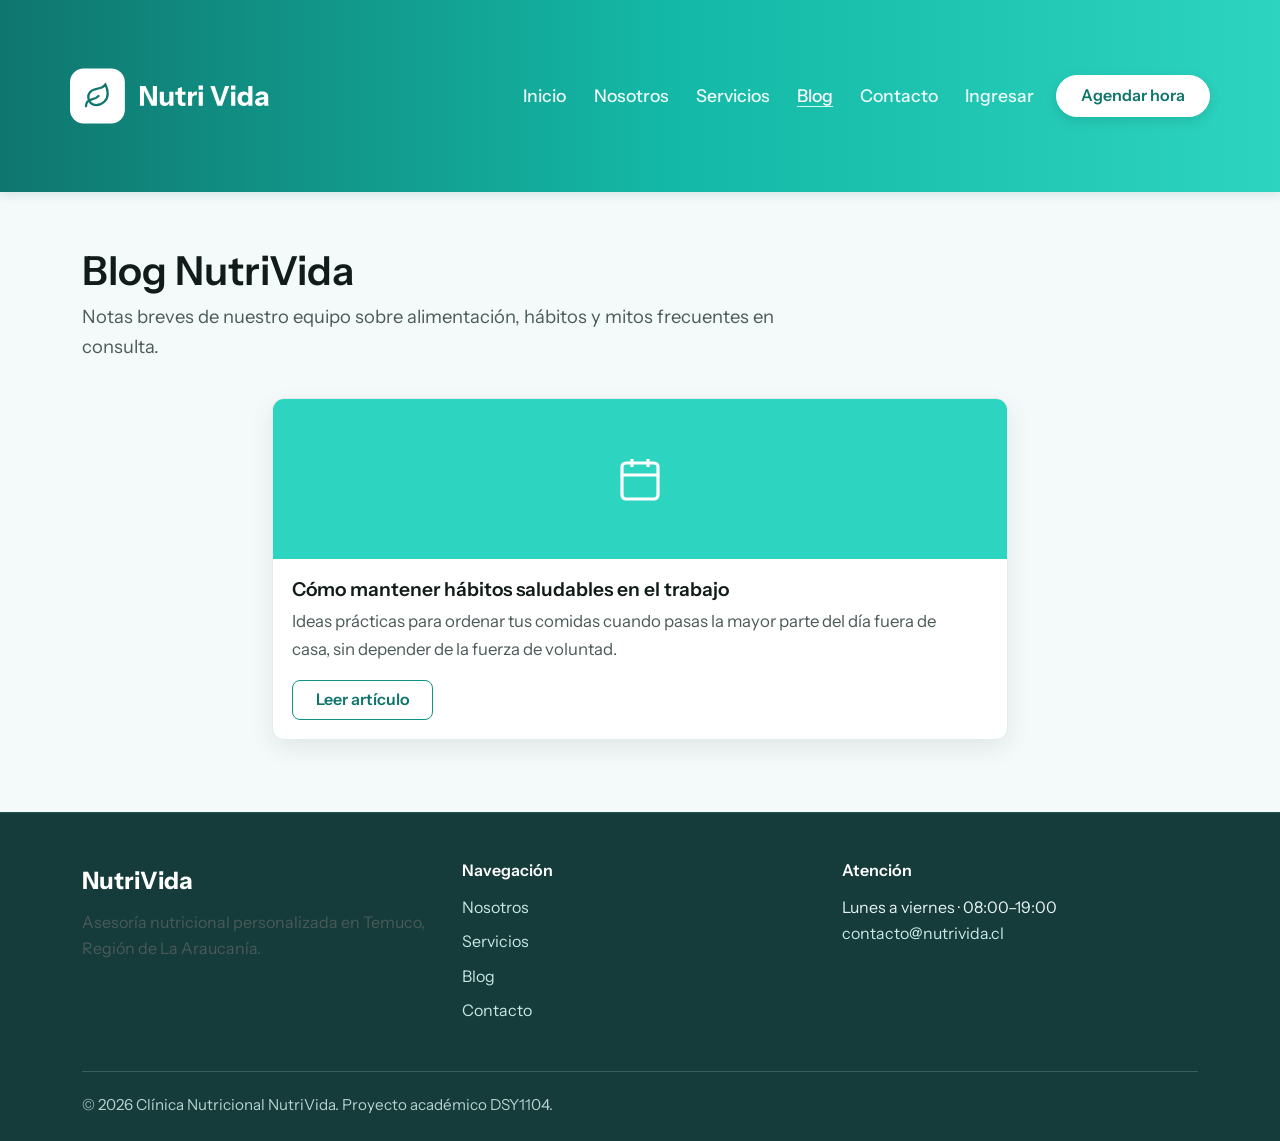
<file: blog.html>
<!DOCTYPE html>
<html lang="es">
<head>
  <meta charset="UTF-8">
  <meta name="viewport" content="width=device-width, initial-scale=1.0">
  <title>Blog · NutriVida</title>
  <link href="https://cdn.jsdelivr.net/npm/bootstrap@5.3.8/dist/css/bootstrap.min.css" rel="stylesheet" integrity="sha384-sRIl4kxILFvY47J16cr9ZwB07vP4J8+LH7qKQnuqkuIAvNWLzeN8tE5YBujZqJLB" crossorigin="anonymous">
  <link rel="stylesheet" href="css/estilos.css">

</head>
<body>

  <header class="encabezado-nv">
    <nav class="navbar navbar-expand-lg container py-3">
      <a class="navbar-brand marca-nv" href="index.html">
        <img src="imagenes\banner-top.svg" alt="Logo-NutriVida" width="200" height="150">
      </a>
      <button class="navbar-toggler" type="button" data-bs-toggle="collapse" data-bs-target="#navegacionPrincipal" aria-controls="navegacionPrincipal" aria-expanded="false" aria-label="Abrir menú de navegación">
        <span class="navbar-toggler-icon"></span>
      </button>
      <div class="collapse navbar-collapse" id="navegacionPrincipal">
        <ul class="navbar-nav ms-auto mb-2 mb-lg-0 align-items-lg-center">
          <li class="nav-item"><a class="nav-link" href="index.html">Inicio</a></li>
          <li class="nav-item"><a class="nav-link" href="nosotros.html">Nosotros</a></li>
          <li class="nav-item"><a class="nav-link" href="productos.html">Servicios</a></li>
          <li class="nav-item"><a class="nav-link active" aria-current="page" href="blog.html">Blog</a></li>
          <li class="nav-item"><a class="nav-link" href="contacto.html">Contacto</a></li>
          <li class="nav-item"><a class="nav-link" href="login.html">Ingresar</a></li>
          <li class="nav-item ms-lg-2 mt-2 mt-lg-0">
            <a href="agendar.html" class="btn btn-nv-primario btn-sm">Agendar hora</a>
          </li>
        </ul>
      </div>
    </nav>
  </header>

  <main>
    <section class="seccion">
      <div class="container">
        <h1 class="titulo-seccion">Blog NutriVida</h1>
        <p class="intro-seccion">Notas breves de nuestro equipo sobre alimentación, hábitos y mitos frecuentes en consulta.</p>

        <!-- Lista de artículos disponibles en el blog de NutriVida. -->
        <ul class="row g-4 list-unstyled lista-blog">

          <li class="col-md-8 mx-auto">
            <article class="tarjeta-blog">
              <figure class="portada-blog" style="background-color: var(--ocre);">
                <svg width="48" height="48" viewBox="0 0 24 24" fill="none" stroke="currentColor" stroke-width="1.6" aria-hidden="true"><rect x="3" y="4" width="18" height="18" rx="2"/><path d="M8 2v4M16 2v4M3 10h18M8 15h.01M12 15h.01M16 15h.01"/></svg>
              </figure>
              <div class="cuerpo-blog">
                <h3>Cómo mantener hábitos saludables en el trabajo</h3>
                <p>Ideas prácticas para ordenar tus comidas cuando pasas la mayor parte del día fuera de casa, sin depender de la fuerza de voluntad.</p>
                <a href="blog-habitos-trabajo.html" class="btn btn-nv-secundario btn-sm">Leer artículo</a>
              </div>
            </article>
          </li>
        </ul>
      </div>
    </section>
  </main>

  <footer class="pie-nv">
    <div class="container">
      <div class="row g-4">
        <div class="col-md-4">
          <p class="marca-pie mb-2">NutriVida</p>
          <p>Asesoría nutricional personalizada en Temuco, Región de La Araucanía.</p>
        </div>
        <nav class="col-md-4" aria-label="Enlaces del pie de página">
          <h4>Navegación</h4>
          <ul class="list-unstyled d-flex flex-column gap-2">
            <li><a href="nosotros.html">Nosotros</a></li>
            <li><a href="productos.html">Servicios</a></li>
            <li><a href="blog.html">Blog</a></li>
            <li><a href="contacto.html">Contacto</a></li>
          </ul>
        </nav>
        <div class="col-md-4">
          <h4>Atención</h4>
          <address class="mb-0">
            Lunes a viernes · 08:00–19:00<br>
            <a href="mailto:contacto@nutrivida.cl">contacto@nutrivida.cl</a>
          </address>
        </div>
      </div>
      <div class="linea-pie">© 2026 Clínica Nutricional NutriVida. Proyecto académico DSY1104.</div>
    </div>
  </footer>
  <script src="js/almacenamiento.js"></script>
  <script src="https://cdn.jsdelivr.net/npm/bootstrap@5.3.8/dist/js/bootstrap.bundle.min.js" integrity="sha384-FKyoEForCGlyvwx9Hj09JcYn3nv7wiPVlz7YYwJrWVcXK/BmnVDxM+D2scQbITxI" crossorigin="anonymous"></script>
</body>
</html>
</file>
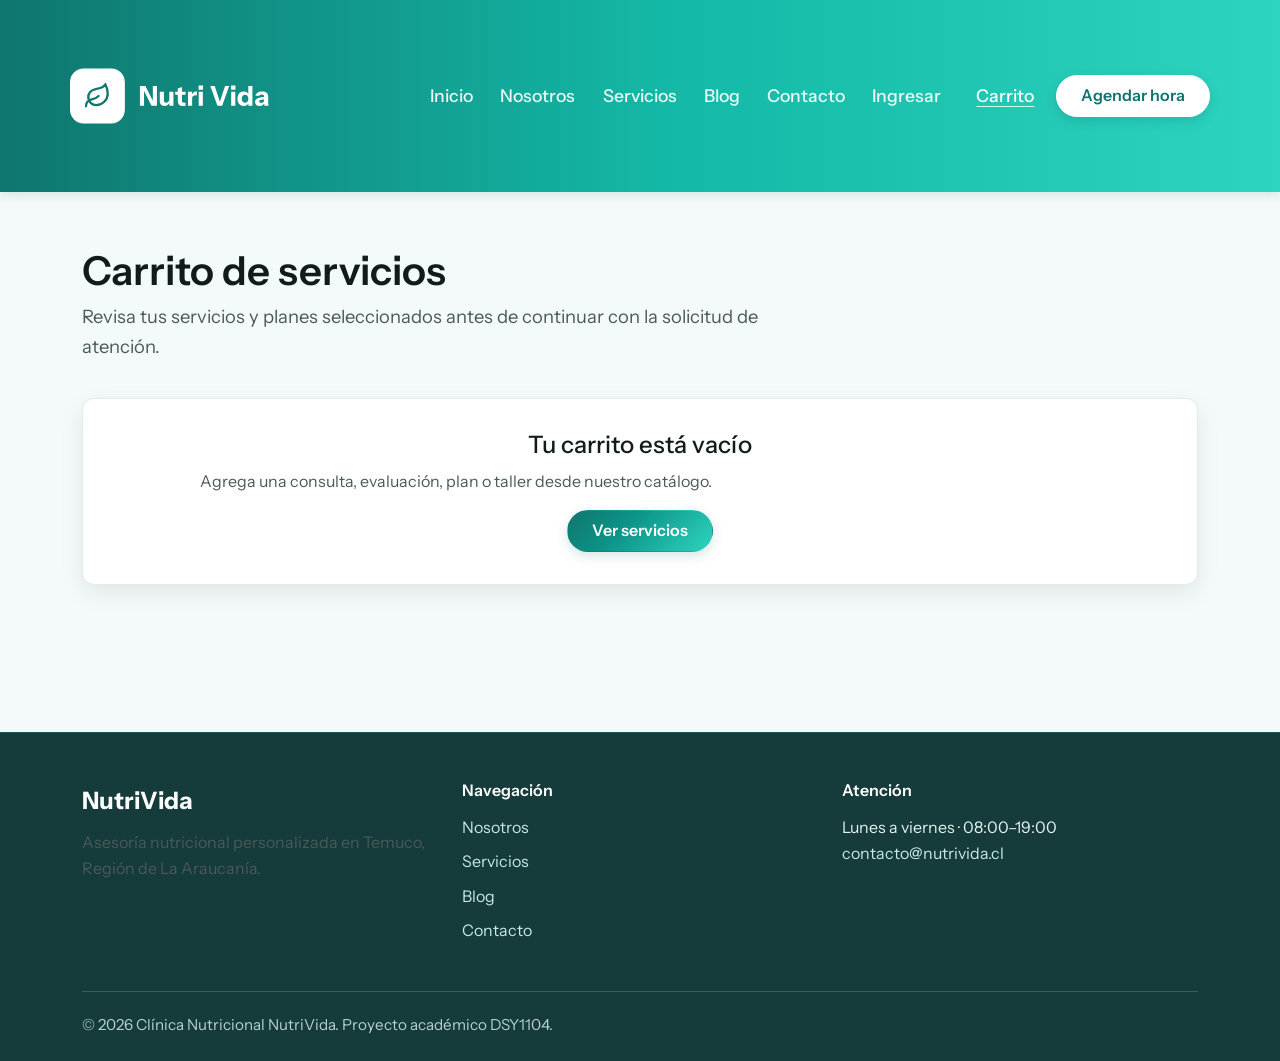
<file: carrito.html>
<!DOCTYPE html>
<html lang="es">
<head>
  <meta charset="UTF-8">
  <meta name="viewport" content="width=device-width, initial-scale=1.0">
  <title>Carrito de servicios · NutriVida</title>
  <link href="https://cdn.jsdelivr.net/npm/bootstrap@5.3.8/dist/css/bootstrap.min.css" rel="stylesheet" integrity="sha384-sRIl4kxILFvY47J16cr9ZwB07vP4J8+LH7qKQnuqkuIAvNWLzeN8tE5YBujZqJLB" crossorigin="anonymous">
  <link rel="stylesheet" href="css/estilos.css">
</head>
<body>
  <header class="encabezado-nv">
    <nav class="navbar navbar-expand-lg container py-3">
      <a class="navbar-brand marca-nv" href="index.html">
        <img src="imagenes\banner-top.svg" alt="Logo-NutriVida" width="200" height="150">
      </a>
      <button class="navbar-toggler" type="button" data-bs-toggle="collapse" data-bs-target="#navegacionPrincipal" aria-controls="navegacionPrincipal" aria-expanded="false" aria-label="Abrir menú de navegación"><span class="navbar-toggler-icon"></span></button>
      <div class="collapse navbar-collapse" id="navegacionPrincipal">
        <ul class="navbar-nav ms-auto mb-2 mb-lg-0 align-items-lg-center">
          <li class="nav-item"><a class="nav-link" href="index.html">Inicio</a></li>
          <li class="nav-item"><a class="nav-link" href="nosotros.html">Nosotros</a></li>
          <li class="nav-item"><a class="nav-link" href="productos.html">Servicios</a></li>
          <li class="nav-item"><a class="nav-link" href="blog.html">Blog</a></li>
          <li class="nav-item"><a class="nav-link" href="contacto.html">Contacto</a></li>
          <li class="nav-item"><a class="nav-link" href="login.html">Ingresar</a></li>
          <li class="nav-item ms-lg-2 mt-2 mt-lg-0"><a href="carrito.html" class="nav-link enlace-carrito active" aria-current="page">Carrito <span data-contador-carrito class="badge contador-carrito d-none">0</span></a></li>
          <li class="nav-item ms-lg-2 mt-2 mt-lg-0"><a href="agendar.html" class="btn btn-nv-primario btn-sm">Agendar hora</a></li>
        </ul>
      </div>
    </nav>
  </header>

  <main>
    <section class="seccion">
      <div class="container">
        <h1 class="titulo-seccion">Carrito de servicios</h1>
        <p class="intro-seccion">Revisa tus servicios y planes seleccionados antes de continuar con la solicitud de atención.</p>
        <div id="mensaje-carrito" role="status" aria-live="polite"></div>
        <div id="carrito-vacio" class="tarjeta-formulario text-center d-none">
          <h2 class="h4">Tu carrito está vacío</h2>
          <p class="mb-3">Agrega una consulta, evaluación, plan o taller desde nuestro catálogo.</p>
          <a href="productos.html" class="btn btn-nv-primario">Ver servicios</a>
        </div>
        <div class="row g-4 align-items-start">
          <div class="col-lg-8">
            <div id="lista-carrito" class="lista-carrito"></div>
          </div>
          <aside id="resumen-carrito" class="col-lg-4 d-none">
            <div class="tarjeta-formulario resumen-carrito">
              <h2 class="h4">Resumen</h2>
              <p class="d-flex justify-content-between"><span>Servicios seleccionados</span><strong id="cantidad-resumen-carrito">0</strong></p>
              <hr>
              <p class="d-flex justify-content-between total-carrito"><span>Total</span><strong id="total-carrito">$0</strong></p>
              <a href="agendar.html" class="btn btn-nv-primario w-100 mb-2">Continuar con la solicitud</a>
              <button type="button" id="vaciar-carrito" class="btn btn-nv-secundario w-100">Vaciar carrito</button>
              <p class="texto-ayuda mt-3 mb-0">La selección no constituye un pago. La clínica confirmará la disponibilidad de la atención.</p>
            </div>
          </aside>
        </div>
      </div>
    </section>
  </main>

  <footer class="pie-nv"><div class="container"><div class="row g-4"><div class="col-md-4"><p class="marca-pie mb-2">NutriVida</p><p>Asesoría nutricional personalizada en Temuco, Región de La Araucanía.</p></div><nav class="col-md-4" aria-label="Enlaces del pie de página"><h4>Navegación</h4><ul class="list-unstyled d-flex flex-column gap-2"><li><a href="nosotros.html">Nosotros</a></li><li><a href="productos.html">Servicios</a></li><li><a href="blog.html">Blog</a></li><li><a href="contacto.html">Contacto</a></li></ul></nav><div class="col-md-4"><h4>Atención</h4><address class="mb-0">Lunes a viernes · 08:00–19:00<br><a href="mailto:contacto@nutrivida.cl">contacto@nutrivida.cl</a></address></div></div><div class="linea-pie">© 2026 Clínica Nutricional NutriVida. Proyecto académico DSY1104.</div></div></footer>

  <script src="https://cdn.jsdelivr.net/npm/bootstrap@5.3.8/dist/js/bootstrap.bundle.min.js" integrity="sha384-FKyoEForCGlyvwxH9j09JcYn3nv7wiPVlz7YYwJrWVcXK/BmnVDxM+D2scQbITxI" crossorigin="anonymous"></script>
  <script src="js/catalogo.js"></script>
  <script src="js/almacenamiento.js"></script>
  <script src="js/carrito.js"></script>
</body>
</html>
</file>
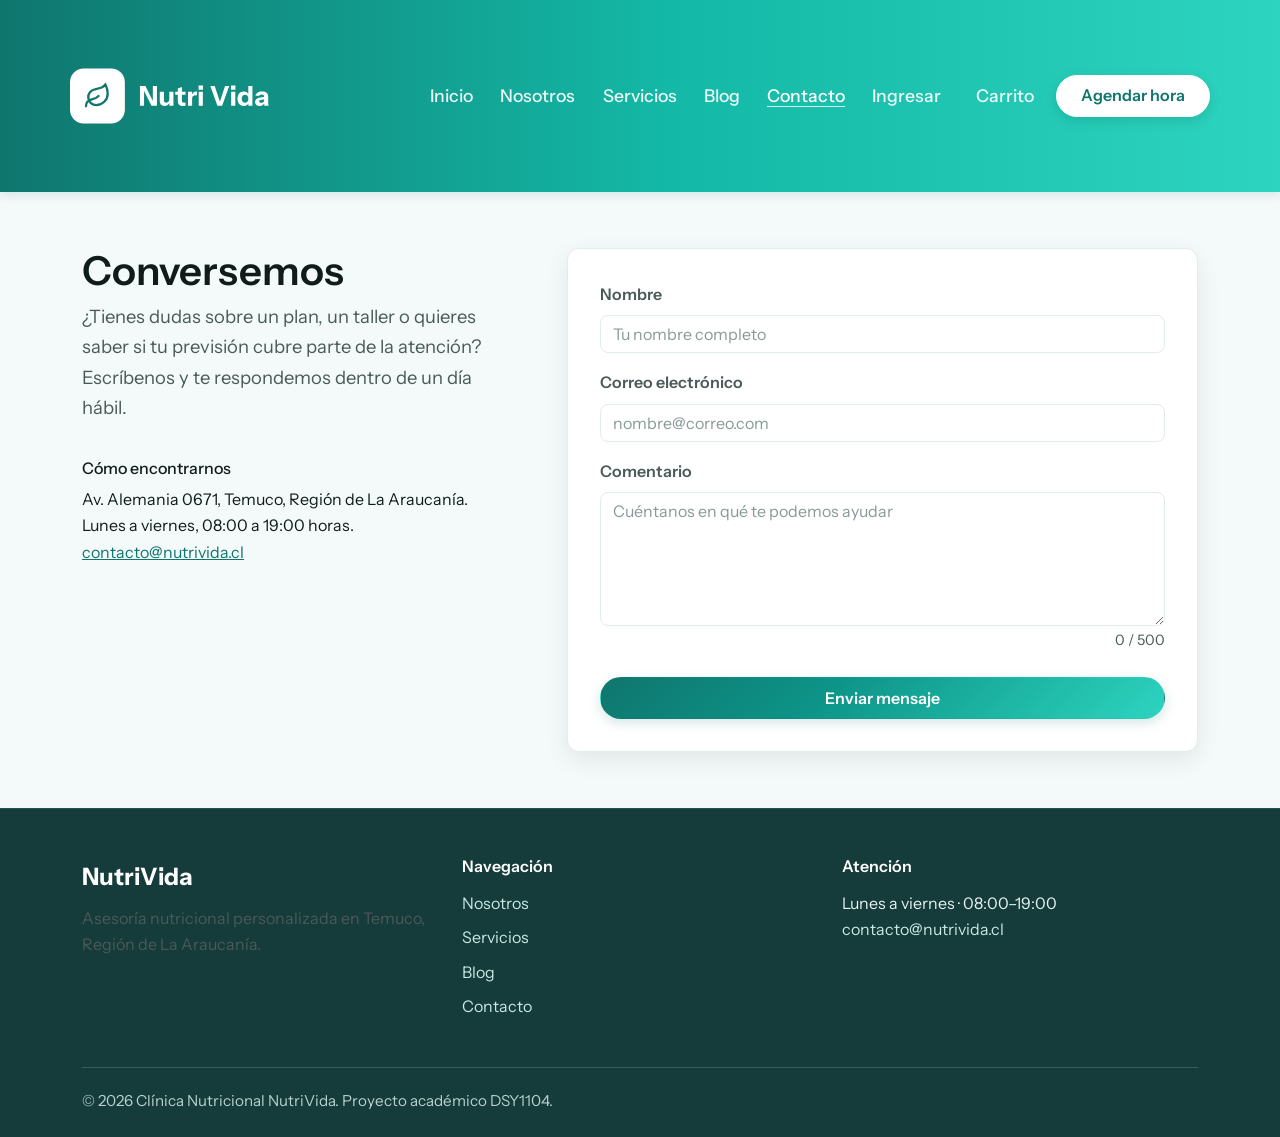
<file: contacto.html>
<!DOCTYPE html>
<html lang="es">
<head>
  <meta charset="UTF-8">
  <meta name="viewport" content="width=device-width, initial-scale=1.0">
  <title>Contacto · NutriVida</title>
  <link href="https://cdn.jsdelivr.net/npm/bootstrap@5.3.8/dist/css/bootstrap.min.css" rel="stylesheet" integrity="sha384-sRIl4kxILFvY47J16cr9ZwB07vP4J8+LH7qKQnuqkuIAvNWLzeN8tE5YBujZqJLB" crossorigin="anonymous">
  <link rel="stylesheet" href="css/estilos.css">
</head>
<body>

  <header class="encabezado-nv">
    <nav class="navbar navbar-expand-lg container py-3">
      <a class="navbar-brand marca-nv" href="index.html">
        <img src="imagenes\banner-top.svg" alt="Logo-NutriVida" width="200" height="150">
      </a>
      <button class="navbar-toggler" type="button" data-bs-toggle="collapse" data-bs-target="#navegacionPrincipal" aria-controls="navegacionPrincipal" aria-expanded="false" aria-label="Abrir menú de navegación">
        <span class="navbar-toggler-icon"></span>
      </button>
      <div class="collapse navbar-collapse" id="navegacionPrincipal">
        <ul class="navbar-nav ms-auto mb-2 mb-lg-0 align-items-lg-center">
          <li class="nav-item"><a class="nav-link" href="index.html">Inicio</a></li>
          <li class="nav-item"><a class="nav-link" href="nosotros.html">Nosotros</a></li>
          <li class="nav-item"><a class="nav-link" href="productos.html">Servicios</a></li>
          <li class="nav-item"><a class="nav-link" href="blog.html">Blog</a></li>
          <li class="nav-item"><a class="nav-link active" aria-current="page" href="contacto.html">Contacto</a></li>
          <li class="nav-item"><a class="nav-link" href="login.html">Ingresar</a></li>
          <li class="nav-item ms-lg-2 mt-2 mt-lg-0"><a href="carrito.html" class="nav-link enlace-carrito">Carrito <span data-contador-carrito class="badge contador-carrito d-none">0</span></a></li>
          <li class="nav-item ms-lg-2 mt-2 mt-lg-0">
            <a href="agendar.html" class="btn btn-nv-primario btn-sm">Agendar hora</a>
          </li>
        </ul>
      </div>
    </nav>
  </header>

  <main>
    <section class="seccion">
      <div class="container">
        <div class="row g-5">
          <div class="col-lg-5">
            <h1>Conversemos</h1>
            <p class="intro-seccion">¿Tienes dudas sobre un plan, un taller o quieres saber si tu previsión cubre parte de la atención? Escríbenos y te respondemos dentro de un día hábil.</p>

            <h4 class="h6">Cómo encontrarnos</h4>
            <address class="mb-3">
              Av. Alemania 0671, Temuco, Región de La Araucanía.<br>
              Lunes a viernes, 08:00 a 19:00 horas.<br>
              <a href="mailto:contacto@nutrivida.cl">contacto@nutrivida.cl</a>
            </address>
          </div>

          <div class="col-lg-7">
            <form id="formulario-contacto" class="tarjeta-formulario" novalidate>
              <div class="mb-3">
                <label for="contacto-nombre" class="form-label">Nombre</label>
                <input type="text" id="contacto-nombre" class="form-control" placeholder="Tu nombre completo" maxlength="100">
                <div class="invalid-feedback"></div>
              </div>

              <div class="mb-3">
                <label for="contacto-correo" class="form-label">Correo electrónico</label>
                <input type="email" id="contacto-correo" class="form-control" placeholder="nombre@correo.com" maxlength="100">
                <div class="invalid-feedback"></div>
              </div>

              <div class="mb-3">
                <label for="contacto-comentario" class="form-label">Comentario</label>
                <textarea id="contacto-comentario" class="form-control" rows="5" maxlength="500" placeholder="Cuéntanos en qué te podemos ayudar"></textarea>
                <div class="invalid-feedback"></div>
                <span id="contador-comentario" class="contador-caracteres">0 / 500</span>
              </div>

              <button type="submit" class="btn btn-nv-primario w-100 mt-2">Enviar mensaje</button>
            </form>
            <div id="mensaje-resultado-contacto" role="alert"></div>
          </div>
        </div>
      </div>
    </section>
  </main>

  <footer class="pie-nv" id="contacto-pie">
    <div class="container">
      <div class="row g-4">
        <div class="col-md-4">
          <p class="marca-pie mb-2">NutriVida</p>
          <p>Asesoría nutricional personalizada en Temuco, Región de La Araucanía.</p>
        </div>
        <nav class="col-md-4" aria-label="Enlaces del pie de página">
          <h4>Navegación</h4>
          <ul class="list-unstyled d-flex flex-column gap-2">
            <li><a href="nosotros.html">Nosotros</a></li>
            <li><a href="productos.html">Servicios</a></li>
            <li><a href="blog.html">Blog</a></li>
            <li><a href="contacto.html">Contacto</a></li>
          </ul>
        </nav>
        <div class="col-md-4">
          <h4>Atención</h4>
          <address class="mb-0">
            Lunes a viernes · 08:00–19:00<br>
            <a href="mailto:contacto@nutrivida.cl">contacto@nutrivida.cl</a>
          </address>
        </div>
      </div>
      <div class="linea-pie">© 2026 Clínica Nutricional NutriVida. Proyecto académico DSY1104.</div>
    </div>
  </footer>

  <script src="https://cdn.jsdelivr.net/npm/bootstrap@5.3.8/dist/js/bootstrap.bundle.min.js" integrity="sha384-FKyoEForCGlyvwx9Hj09JcYn3nv7wiPVlz7YYwJrWVcXK/BmnVDxM+D2scQbITxI" crossorigin="anonymous"></script>
  <script src="js/validaciones.js"></script>
  <script src="js/almacenamiento.js"></script>
</body>
</html>
</file>
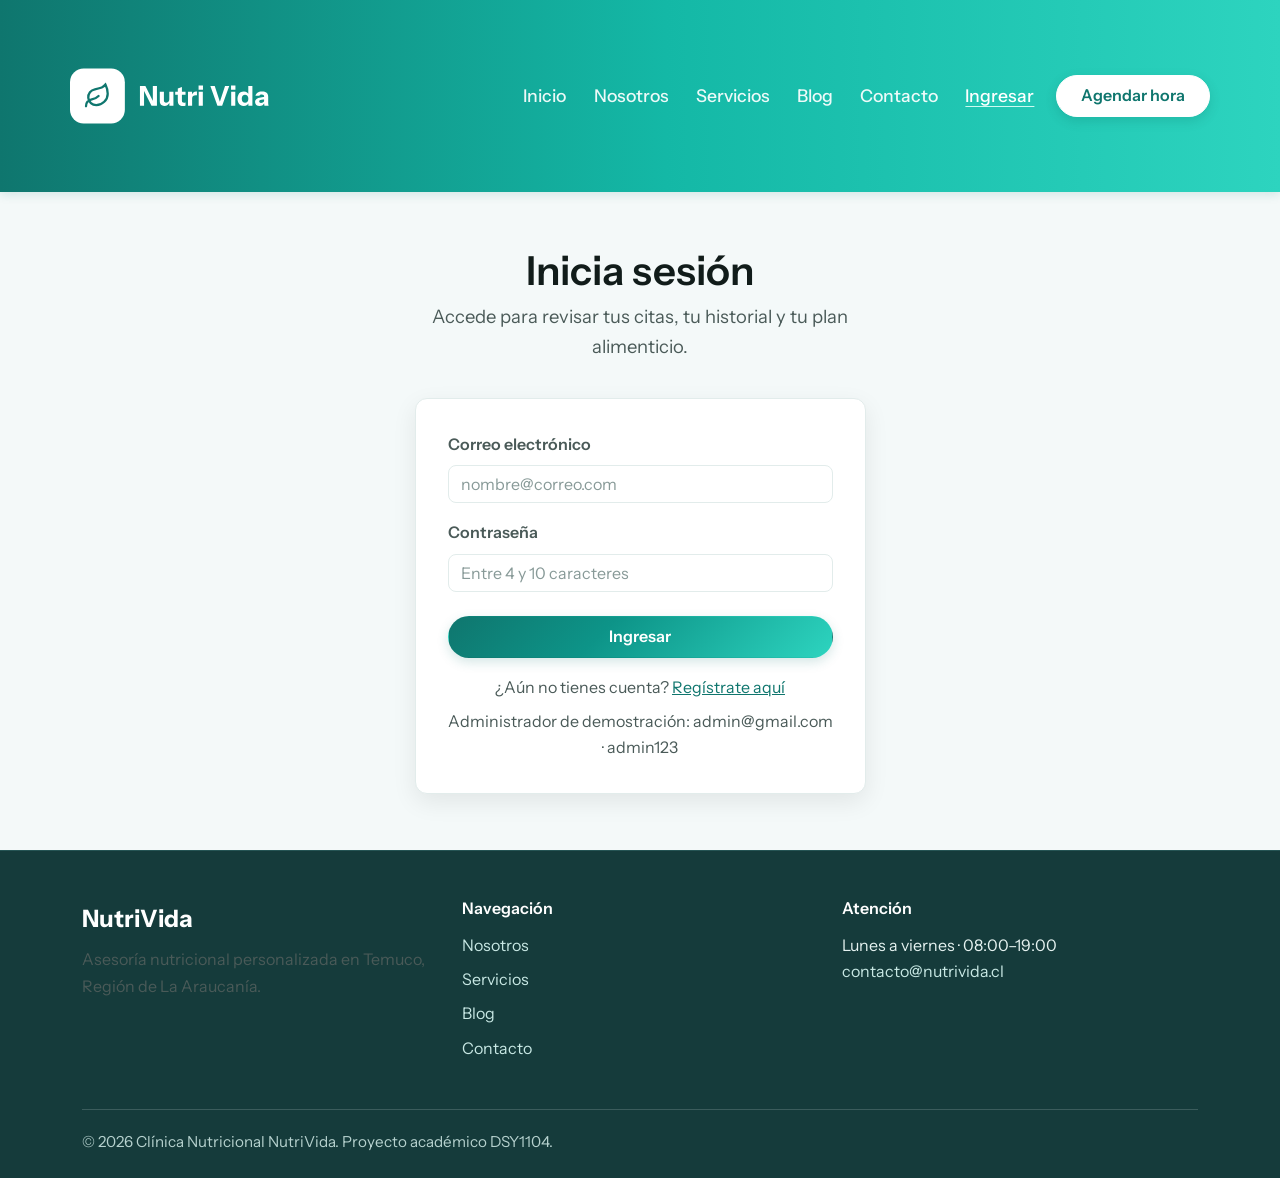
<file: login.html>
<!DOCTYPE html>
<html lang="es">
<head>
  <meta charset="UTF-8">
  <meta name="viewport" content="width=device-width, initial-scale=1.0">
  <title>Iniciar sesión · NutriVida</title>
  <link href="https://cdn.jsdelivr.net/npm/bootstrap@5.3.8/dist/css/bootstrap.min.css" rel="stylesheet" integrity="sha384-sRIl4kxILFvY47J16cr9ZwB07vP4J8+LH7qKQnuqkuIAvNWLzeN8tE5YBujZqJLB" crossorigin="anonymous">
  <link rel="stylesheet" href="css/estilos.css">
</head>
<body>

  <header class="encabezado-nv">
    <nav class="navbar navbar-expand-lg container py-3">
      <a class="navbar-brand marca-nv" href="index.html">
       <img src="imagenes\banner-top.svg" alt="Logo-NutriVida" width="200" height="150">
      </a>
      <button class="navbar-toggler" type="button" data-bs-toggle="collapse" data-bs-target="#navegacionPrincipal" aria-controls="navegacionPrincipal" aria-expanded="false" aria-label="Abrir menú de navegación">
        <span class="navbar-toggler-icon"></span>
      </button>
      <div class="collapse navbar-collapse" id="navegacionPrincipal">
        <ul class="navbar-nav ms-auto mb-2 mb-lg-0 align-items-lg-center">
          <li class="nav-item"><a class="nav-link" href="index.html">Inicio</a></li>
          <li class="nav-item"><a class="nav-link" href="nosotros.html">Nosotros</a></li>
          <li class="nav-item"><a class="nav-link" href="productos.html">Servicios</a></li>
          <li class="nav-item"><a class="nav-link" href="blog.html">Blog</a></li>
          <li class="nav-item"><a class="nav-link" href="contacto.html">Contacto</a></li>
          <li class="nav-item"><a class="nav-link active" aria-current="page" href="login.html">Ingresar</a></li>
          <li class="nav-item ms-lg-2 mt-2 mt-lg-0">
            <a href="agendar.html" class="btn btn-nv-primario btn-sm">Agendar hora</a>
          </li>
        </ul>
      </div>
    </nav>
  </header>

  <main>
    <section class="seccion">
      <div class="container">
        <div class="row justify-content-center">
          <div class="col-12 col-md-8 col-lg-5">
            <h1 class="text-center mb-2">Inicia sesión</h1>
            <p class="text-center intro-seccion mx-auto">Accede para revisar tus citas, tu historial y tu plan alimenticio.</p>

            <form id="formulario-login" class="tarjeta-formulario" novalidate>
              <div class="mb-3">
                <label for="login-correo" class="form-label">Correo electrónico</label>
                <input type="email" id="login-correo" class="form-control" placeholder="nombre@correo.com" maxlength="100">
                <div class="invalid-feedback"></div>
              </div>

              <div class="mb-3">
                <label for="login-contrasena" class="form-label">Contraseña</label>
                <input type="password" id="login-contrasena" class="form-control" placeholder="Entre 4 y 10 caracteres" maxlength="10">
                <div class="invalid-feedback"></div>
              </div>

              <button type="submit" class="btn btn-nv-primario w-100 mt-2">Ingresar</button>
              <p class="text-center mt-3 mb-0">¿Aún no tienes cuenta? <a href="registro.html">Regístrate aquí</a></p>
              <p class="texto-ayuda text-center mt-2 mb-0">Administrador de demostración: admin@gmail.com · admin123</p>
            </form>
            <div id="mensaje-resultado-login" role="alert"></div>
          </div>
        </div>
      </div>
    </section>
  </main>

  <footer class="pie-nv">
    <div class="container">
      <div class="row g-4">
        <div class="col-md-4">
          <p class="marca-pie mb-2">NutriVida</p>
          <p>Asesoría nutricional personalizada en Temuco, Región de La Araucanía.</p>
        </div>
        <nav class="col-md-4" aria-label="Enlaces del pie de página">
          <h4>Navegación</h4>
          <ul class="list-unstyled d-flex flex-column gap-2">
            <li><a href="nosotros.html">Nosotros</a></li>
            <li><a href="productos.html">Servicios</a></li>
            <li><a href="blog.html">Blog</a></li>
            <li><a href="contacto.html">Contacto</a></li>
          </ul>
        </nav>
        <div class="col-md-4">
          <h4>Atención</h4>
          <address class="mb-0">
            Lunes a viernes · 08:00–19:00<br>
            <a href="mailto:contacto@nutrivida.cl">contacto@nutrivida.cl</a>
          </address>
        </div>
      </div>
      <div class="linea-pie">© 2026 Clínica Nutricional NutriVida. Proyecto académico DSY1104.</div>
    </div>
  </footer>

  <script src="https://cdn.jsdelivr.net/npm/bootstrap@5.3.8/dist/js/bootstrap.bundle.min.js" integrity="sha384-FKyoEForCGlyvwx9Hj09JcYn3nv7wiPVlz7YYwJrWVcXK/BmnVDxM+D2scQbITxI" crossorigin="anonymous"></script>
  <script src="js/almacenamiento.js"></script>
  <script src="js/validaciones.js"></script>
</body>
</html>
</file>
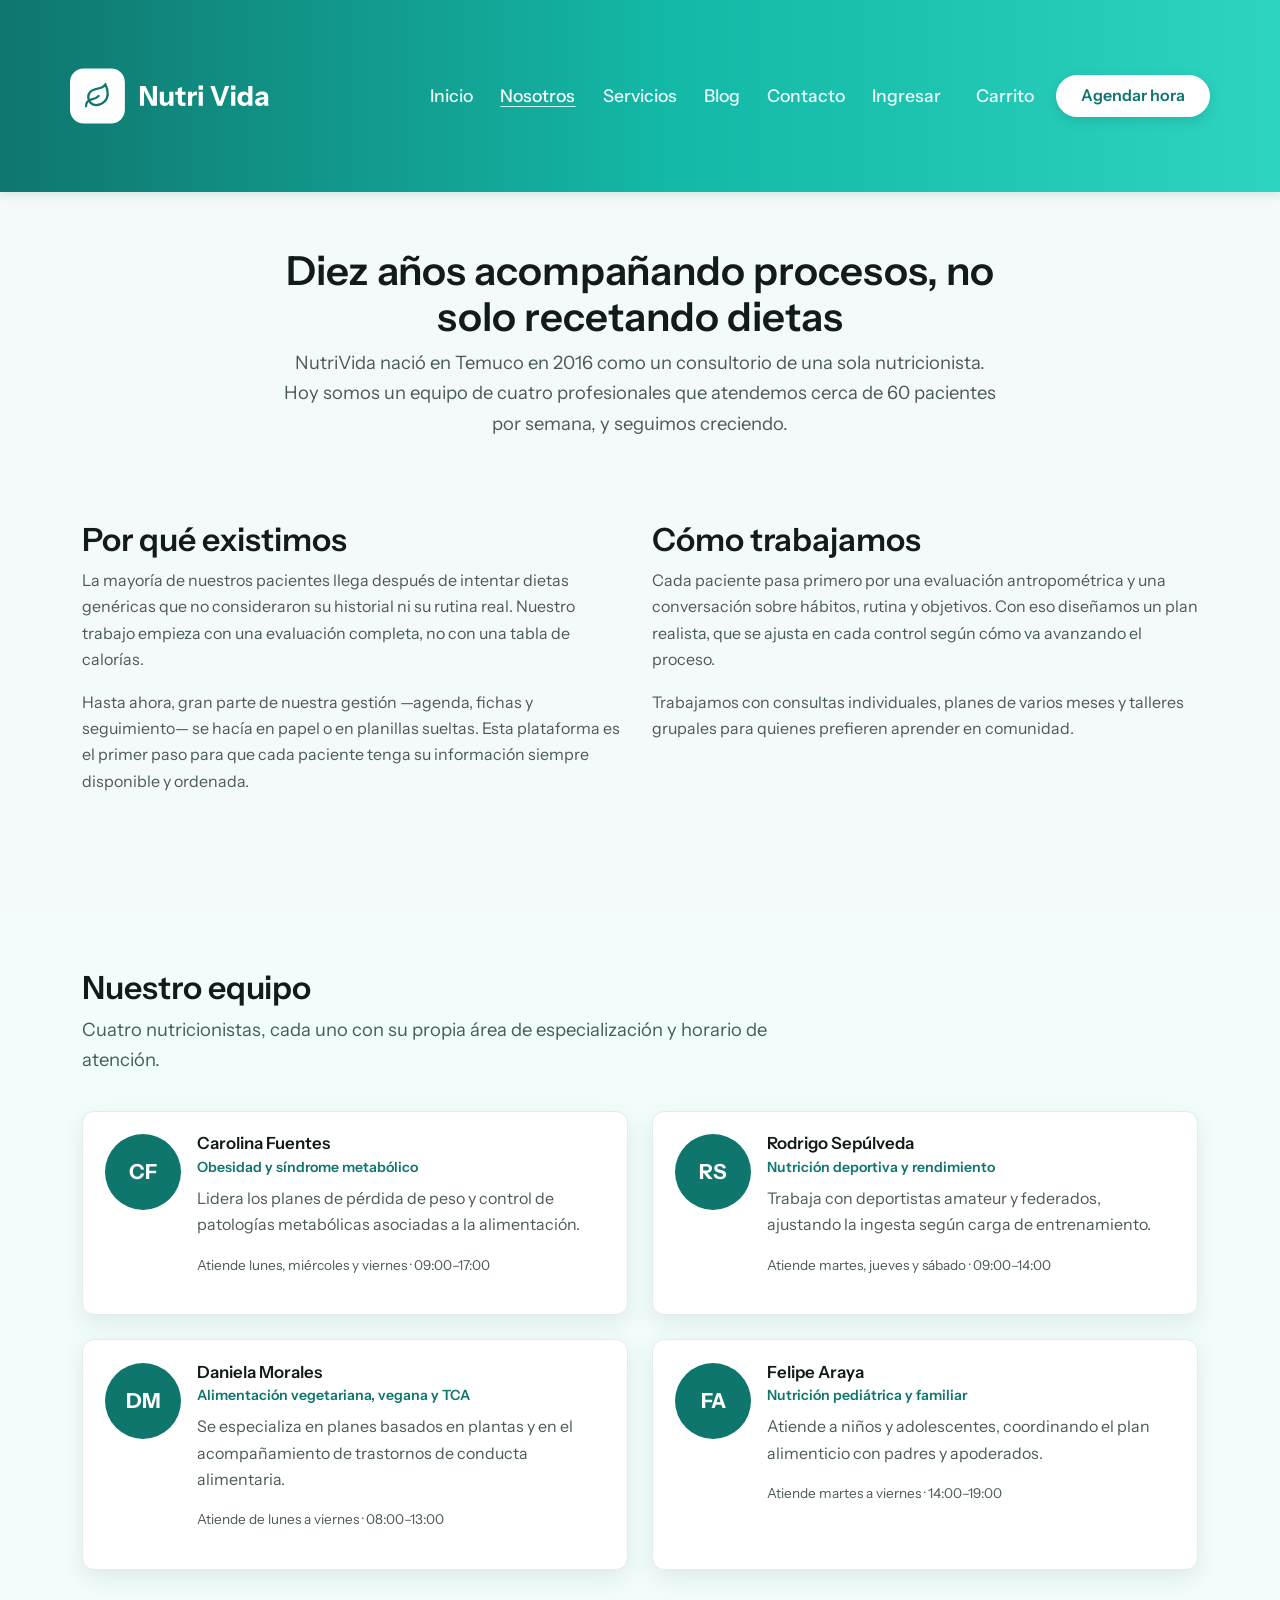
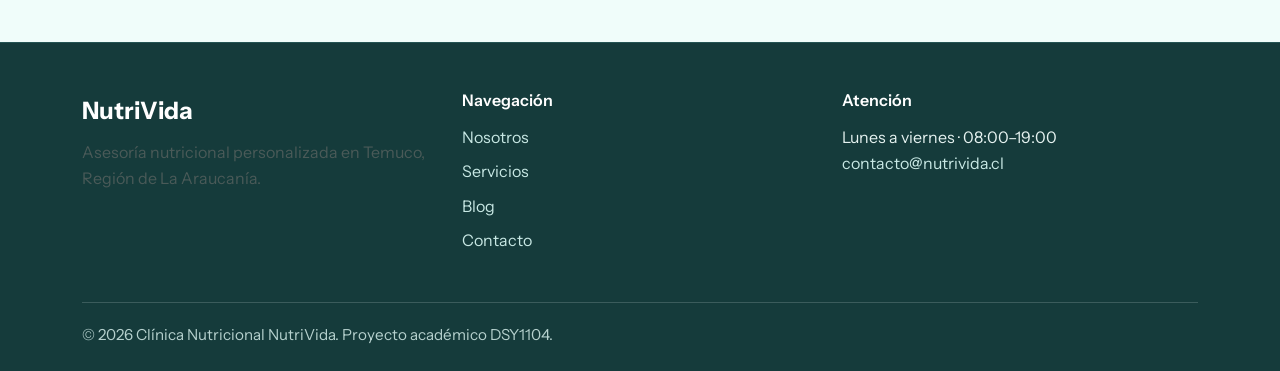
<file: nosotros.html>
<!DOCTYPE html>
<html lang="es">
<head>
  <meta charset="UTF-8">
  <meta name="viewport" content="width=device-width, initial-scale=1.0">
  <title>Nosotros · NutriVida</title>
  <link href="https://cdn.jsdelivr.net/npm/bootstrap@5.3.8/dist/css/bootstrap.min.css" rel="stylesheet" integrity="sha384-sRIl4kxILFvY47J16cr9ZwB07vP4J8+LH7qKQnuqkuIAvNWLzeN8tE5YBujZqJLB" crossorigin="anonymous">
  <link rel="stylesheet" href="css/estilos.css">
</head>
<body>

  <header class="encabezado-nv">
    <nav class="navbar navbar-expand-lg container py-3">
      <a class="navbar-brand marca-nv" href="index.html">
        <img src="imagenes\banner-top.svg" alt="Logo-NutriVida" width="200" height="150">
      </a>
      <button class="navbar-toggler" type="button" data-bs-toggle="collapse" data-bs-target="#navegacionPrincipal" aria-controls="navegacionPrincipal" aria-expanded="false" aria-label="Abrir menú de navegación">
        <span class="navbar-toggler-icon"></span>
      </button>
      <div class="collapse navbar-collapse" id="navegacionPrincipal">
        <ul class="navbar-nav ms-auto mb-2 mb-lg-0 align-items-lg-center">
          <li class="nav-item"><a class="nav-link" href="index.html">Inicio</a></li>
          <li class="nav-item"><a class="nav-link active" aria-current="page" href="nosotros.html">Nosotros</a></li>
          <li class="nav-item"><a class="nav-link" href="productos.html">Servicios</a></li>
          <li class="nav-item"><a class="nav-link" href="blog.html">Blog</a></li>
          <li class="nav-item"><a class="nav-link" href="contacto.html">Contacto</a></li>
          <li class="nav-item"><a class="nav-link" href="login.html">Ingresar</a></li>
          <li class="nav-item ms-lg-2 mt-2 mt-lg-0"><a href="carrito.html" class="nav-link enlace-carrito">Carrito <span data-contador-carrito class="badge contador-carrito d-none">0</span></a></li>
          <li class="nav-item ms-lg-2 mt-2 mt-lg-0">
            <a href="agendar.html" class="btn btn-nv-primario btn-sm">Agendar hora</a>
          </li>
        </ul>
      </div>
    </nav>
  </header>

  <main>
    <section class="seccion">
      <div class="container">
        <div class="row justify-content-center text-center mb-5">
          <div class="col-lg-8">
            <h1>Diez años acompañando procesos, no solo recetando dietas</h1>
            <p class="intro-seccion mx-auto">NutriVida nació en Temuco en 2016 como un consultorio de una sola nutricionista. Hoy somos un equipo de cuatro profesionales que atendemos cerca de 60 pacientes por semana, y seguimos creciendo.</p>
          </div>
        </div>

        <div class="row g-4 align-items-start mb-5">
          <article class="col-md-6">
            <h2>Por qué existimos</h2>
            <p>La mayoría de nuestros pacientes llega después de intentar dietas genéricas que no consideraron su historial ni su rutina real. Nuestro trabajo empieza con una evaluación completa, no con una tabla de calorías.</p>
            <p>Hasta ahora, gran parte de nuestra gestión —agenda, fichas y seguimiento— se hacía en papel o en planillas sueltas. Esta plataforma es el primer paso para que cada paciente tenga su información siempre disponible y ordenada.</p>
          </article>
          <article class="col-md-6">
            <h2>Cómo trabajamos</h2>
            <p>Cada paciente pasa primero por una evaluación antropométrica y una conversación sobre hábitos, rutina y objetivos. Con eso diseñamos un plan realista, que se ajusta en cada control según cómo va avanzando el proceso.</p>
            <p>Trabajamos con consultas individuales, planes de varios meses y talleres grupales para quienes prefieren aprender en comunidad.</p>
          </article>
        </div>
      </div>
    </section>

    <section class="seccion seccion-alterna">
      <div class="container">
        <h2 class="titulo-seccion">Nuestro equipo</h2>
        <p class="intro-seccion">Cuatro nutricionistas, cada uno con su propia área de especialización y horario de atención.</p>
        <ul class="row g-4 list-unstyled">
          <li class="col-md-6">
            <article class="tarjeta-nutricionista">
              <div class="avatar-iniciales">CF</div>
              <div>
                <h3>Carolina Fuentes</h3>
                <p class="especialidad">Obesidad y síndrome metabólico</p>
                <p>Lidera los planes de pérdida de peso y control de patologías metabólicas asociadas a la alimentación.</p>
                <p class="horario">Atiende lunes, miércoles y viernes · 09:00–17:00</p>
              </div>
            </article>
          </li>
          <li class="col-md-6">
            <article class="tarjeta-nutricionista">
              <div class="avatar-iniciales">RS</div>
              <div>
                <h3>Rodrigo Sepúlveda</h3>
                <p class="especialidad">Nutrición deportiva y rendimiento</p>
                <p>Trabaja con deportistas amateur y federados, ajustando la ingesta según carga de entrenamiento.</p>
                <p class="horario">Atiende martes, jueves y sábado · 09:00–14:00</p>
              </div>
            </article>
          </li>
          <li class="col-md-6">
            <article class="tarjeta-nutricionista">
              <div class="avatar-iniciales">DM</div>
              <div>
                <h3>Daniela Morales</h3>
                <p class="especialidad">Alimentación vegetariana, vegana y TCA</p>
                <p>Se especializa en planes basados en plantas y en el acompañamiento de trastornos de conducta alimentaria.</p>
                <p class="horario">Atiende de lunes a viernes · 08:00–13:00</p>
              </div>
            </article>
          </li>
          <li class="col-md-6">
            <article class="tarjeta-nutricionista">
              <div class="avatar-iniciales">FA</div>
              <div>
                <h3>Felipe Araya</h3>
                <p class="especialidad">Nutrición pediátrica y familiar</p>
                <p>Atiende a niños y adolescentes, coordinando el plan alimenticio con padres y apoderados.</p>
                <p class="horario">Atiende martes a viernes · 14:00–19:00</p>
              </div>
            </article>
          </li>
        </ul>
      </div>
    </section>
  </main>

  <footer class="pie-nv">
    <div class="container">
      <div class="row g-4">
        <div class="col-md-4">
          <p class="marca-pie mb-2">NutriVida</p>
          <p>Asesoría nutricional personalizada en Temuco, Región de La Araucanía.</p>
        </div>
        <nav class="col-md-4" aria-label="Enlaces del pie de página">
          <h4>Navegación</h4>
          <ul class="list-unstyled d-flex flex-column gap-2">
            <li><a href="nosotros.html">Nosotros</a></li>
            <li><a href="productos.html">Servicios</a></li>
            <li><a href="blog.html">Blog</a></li>
            <li><a href="contacto.html">Contacto</a></li>
          </ul>
        </nav>
        <div class="col-md-4">
          <h4>Atención</h4>
          <address class="mb-0">
            Lunes a viernes · 08:00–19:00<br>
            <a href="mailto:contacto@nutrivida.cl">contacto@nutrivida.cl</a>
          </address>
        </div>
      </div>
      <div class="linea-pie">© 2026 Clínica Nutricional NutriVida. Proyecto académico DSY1104.</div>
    </div>
  </footer>

  <script src="https://cdn.jsdelivr.net/npm/bootstrap@5.3.8/dist/js/bootstrap.bundle.min.js" integrity="sha384-FKyoEForCGlyvwx9Hj09JcYn3nv7wiPVlz7YYwJrWVcXK/BmnVDxM+D2scQbITxI" crossorigin="anonymous"></script>
  <script src="js/almacenamiento.js"></script>
</body>
</html>
</file>
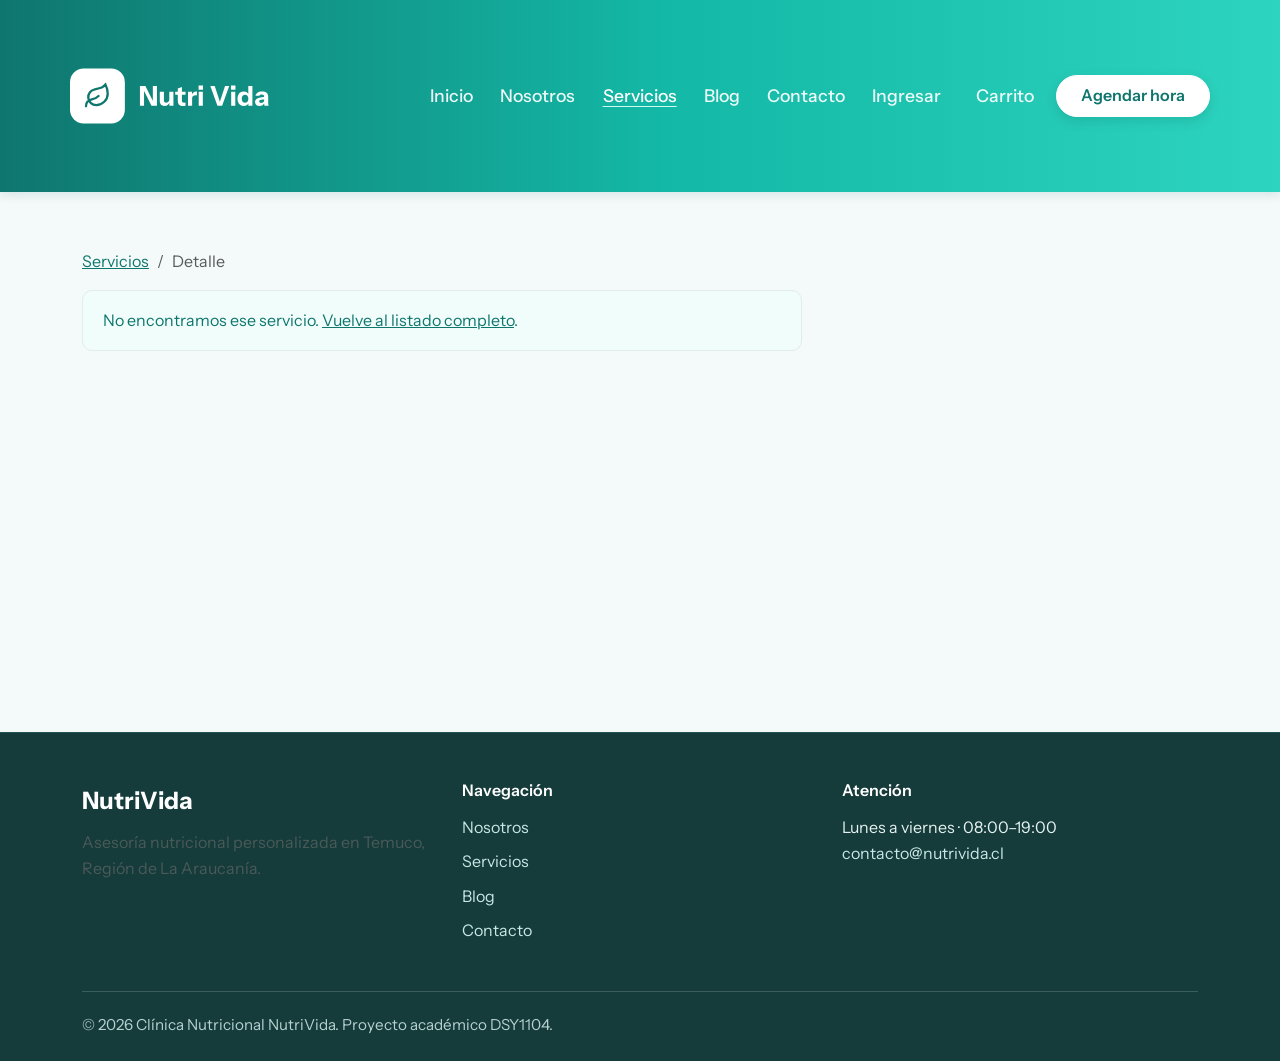
<file: producto-detalle.html>
<!DOCTYPE html>
<html lang="es">
<head>
  <meta charset="UTF-8">
  <meta name="viewport" content="width=device-width, initial-scale=1.0">
  <title>Detalle del servicio · NutriVida</title>
  <link href="https://cdn.jsdelivr.net/npm/bootstrap@5.3.8/dist/css/bootstrap.min.css" rel="stylesheet" integrity="sha384-sRIl4kxILFvY47J16cr9ZwB07vP4J8+LH7qKQnuqkuIAvNWLzeN8tE5YBujZqJLB" crossorigin="anonymous">
  <link rel="stylesheet" href="css/estilos.css">
</head>
<body>

  <header class="encabezado-nv">
    <nav class="navbar navbar-expand-lg container py-3">
      <a class="navbar-brand marca-nv" href="index.html">
        <img src="imagenes\banner-top.svg" alt="Logo-NutriVida" width="200" height="150">
      </a>
      <button class="navbar-toggler" type="button" data-bs-toggle="collapse" data-bs-target="#navegacionPrincipal" aria-controls="navegacionPrincipal" aria-expanded="false" aria-label="Abrir menú de navegación">
        <span class="navbar-toggler-icon"></span>
      </button>
      <div class="collapse navbar-collapse" id="navegacionPrincipal">
        <ul class="navbar-nav ms-auto mb-2 mb-lg-0 align-items-lg-center">
          <li class="nav-item"><a class="nav-link" href="index.html">Inicio</a></li>
          <li class="nav-item"><a class="nav-link" href="nosotros.html">Nosotros</a></li>
          <li class="nav-item"><a class="nav-link active" aria-current="page" href="productos.html">Servicios</a></li>
          <li class="nav-item"><a class="nav-link" href="blog.html">Blog</a></li>
          <li class="nav-item"><a class="nav-link" href="contacto.html">Contacto</a></li>
          <li class="nav-item"><a class="nav-link" href="login.html">Ingresar</a></li>
          <li class="nav-item ms-lg-2 mt-2 mt-lg-0"><a href="carrito.html" class="nav-link enlace-carrito">Carrito <span data-contador-carrito class="badge contador-carrito d-none">0</span></a></li>
          <li class="nav-item ms-lg-2 mt-2 mt-lg-0">
            <a href="agendar.html" class="btn btn-nv-primario btn-sm">Agendar hora</a>
          </li>
        </ul>
      </div>
    </nav>
  </header>

  <main>
    <section class="seccion">
      <div class="container">
        <nav aria-label="breadcrumb" class="mb-3">
          <ol class="breadcrumb">
            <li class="breadcrumb-item"><a href="productos.html">Servicios</a></li>
            <li class="breadcrumb-item active" aria-current="page">Detalle</li>
          </ol>
        </nav>
        <article id="detalle-servicio" class="contenedor-angosto">
          <!-- El contenido se genera dinámicamente según ?codigo= (producto-detalle.js) -->
        </article>
      </div>
    </section>
  </main>

  <footer class="pie-nv">
    <div class="container">
      <div class="row g-4">
        <div class="col-md-4">
          <p class="marca-pie mb-2">NutriVida</p>
          <p>Asesoría nutricional personalizada en Temuco, Región de La Araucanía.</p>
        </div>
        <nav class="col-md-4" aria-label="Enlaces del pie de página">
          <h4>Navegación</h4>
          <ul class="list-unstyled d-flex flex-column gap-2">
            <li><a href="nosotros.html">Nosotros</a></li>
            <li><a href="productos.html">Servicios</a></li>
            <li><a href="blog.html">Blog</a></li>
            <li><a href="contacto.html">Contacto</a></li>
          </ul>
        </nav>
        <div class="col-md-4">
          <h4>Atención</h4>
          <address class="mb-0">
            Lunes a viernes · 08:00–19:00<br>
            <a href="mailto:contacto@nutrivida.cl">contacto@nutrivida.cl</a>
          </address>
        </div>
      </div>
      <div class="linea-pie">© 2026 Clínica Nutricional NutriVida. Proyecto académico DSY1104.</div>
    </div>
  </footer>

  <script src="https://cdn.jsdelivr.net/npm/bootstrap@5.3.8/dist/js/bootstrap.bundle.min.js" integrity="sha384-FKyoEForCGlyvwx9Hj09JcYn3nv7wiPVlz7YYwJrWVcXK/BmnVDxM+D2scQbITxI" crossorigin="anonymous"></script>
  <script src="js/catalogo.js"></script>
  <script src="js/almacenamiento.js"></script>
  <script src="js/carrito.js"></script>
  <script src="js/producto-detalle.js"></script>
</body>
</html>
</file>
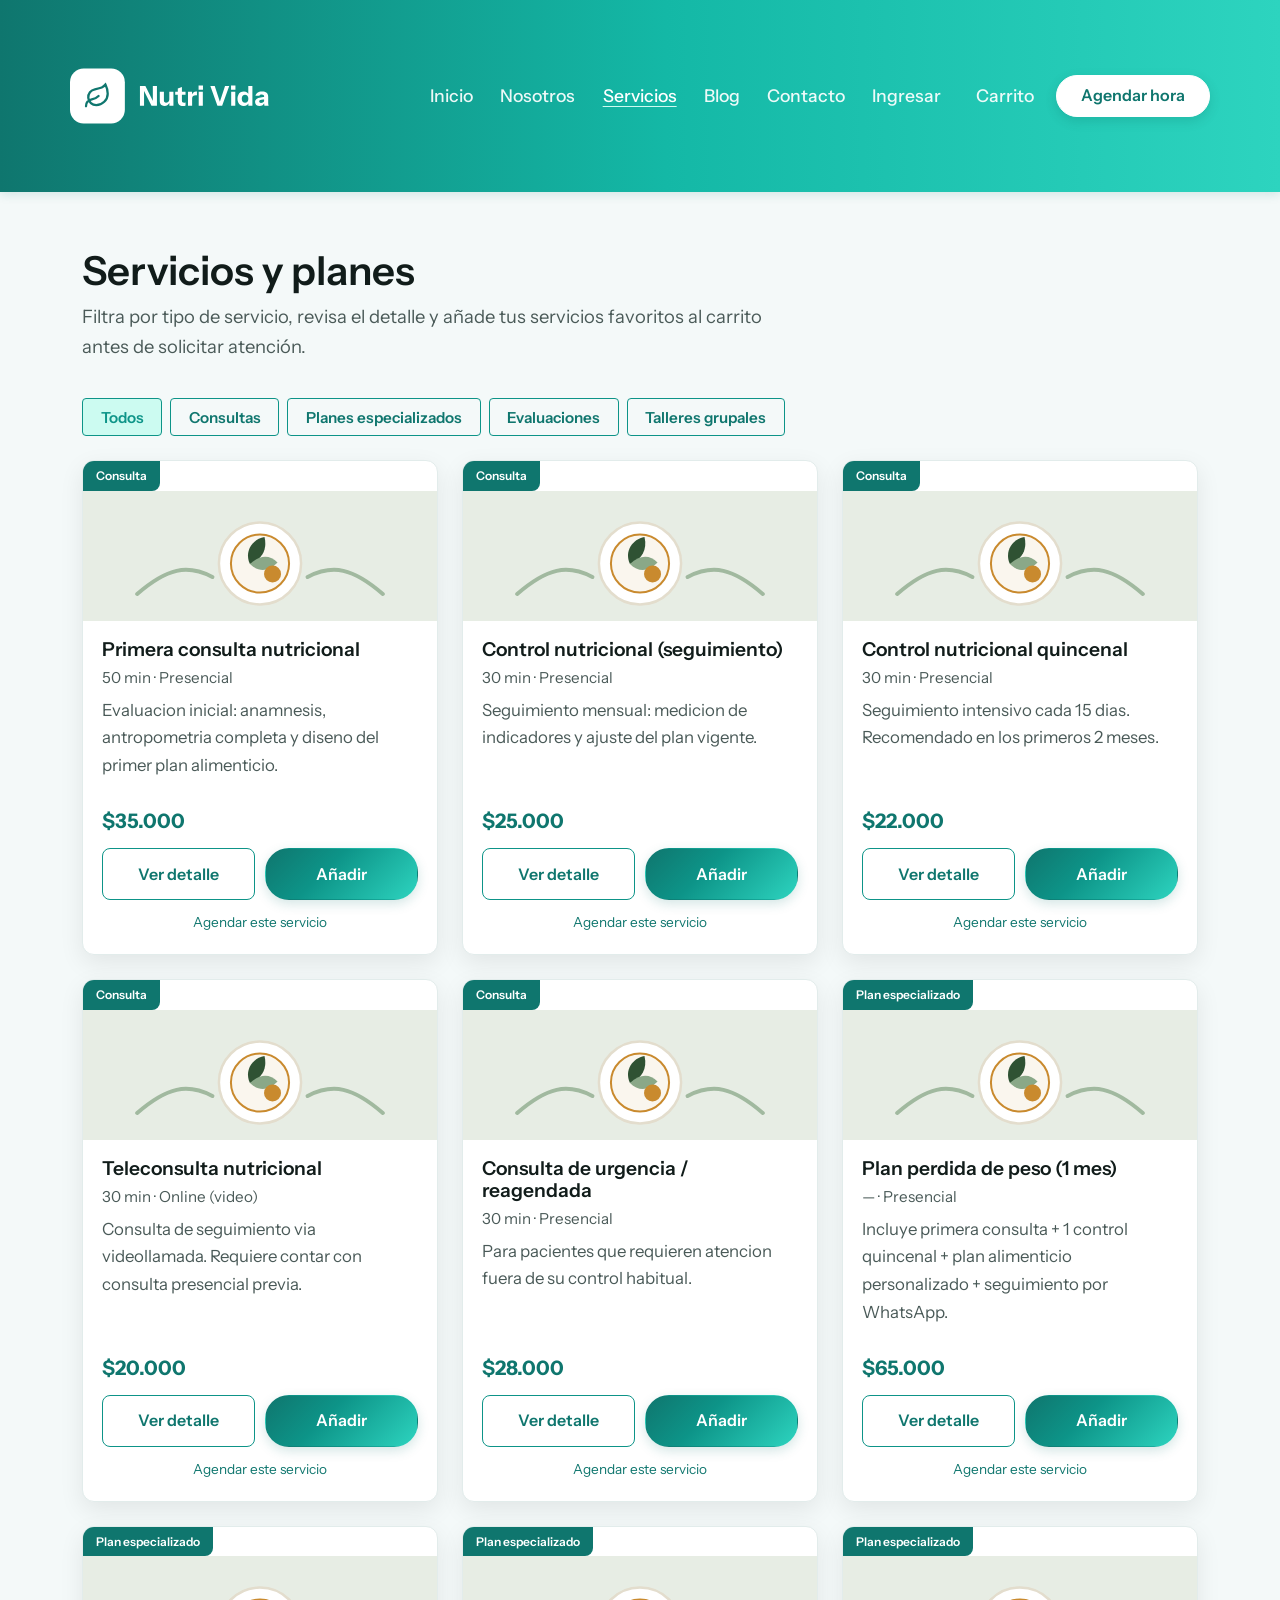
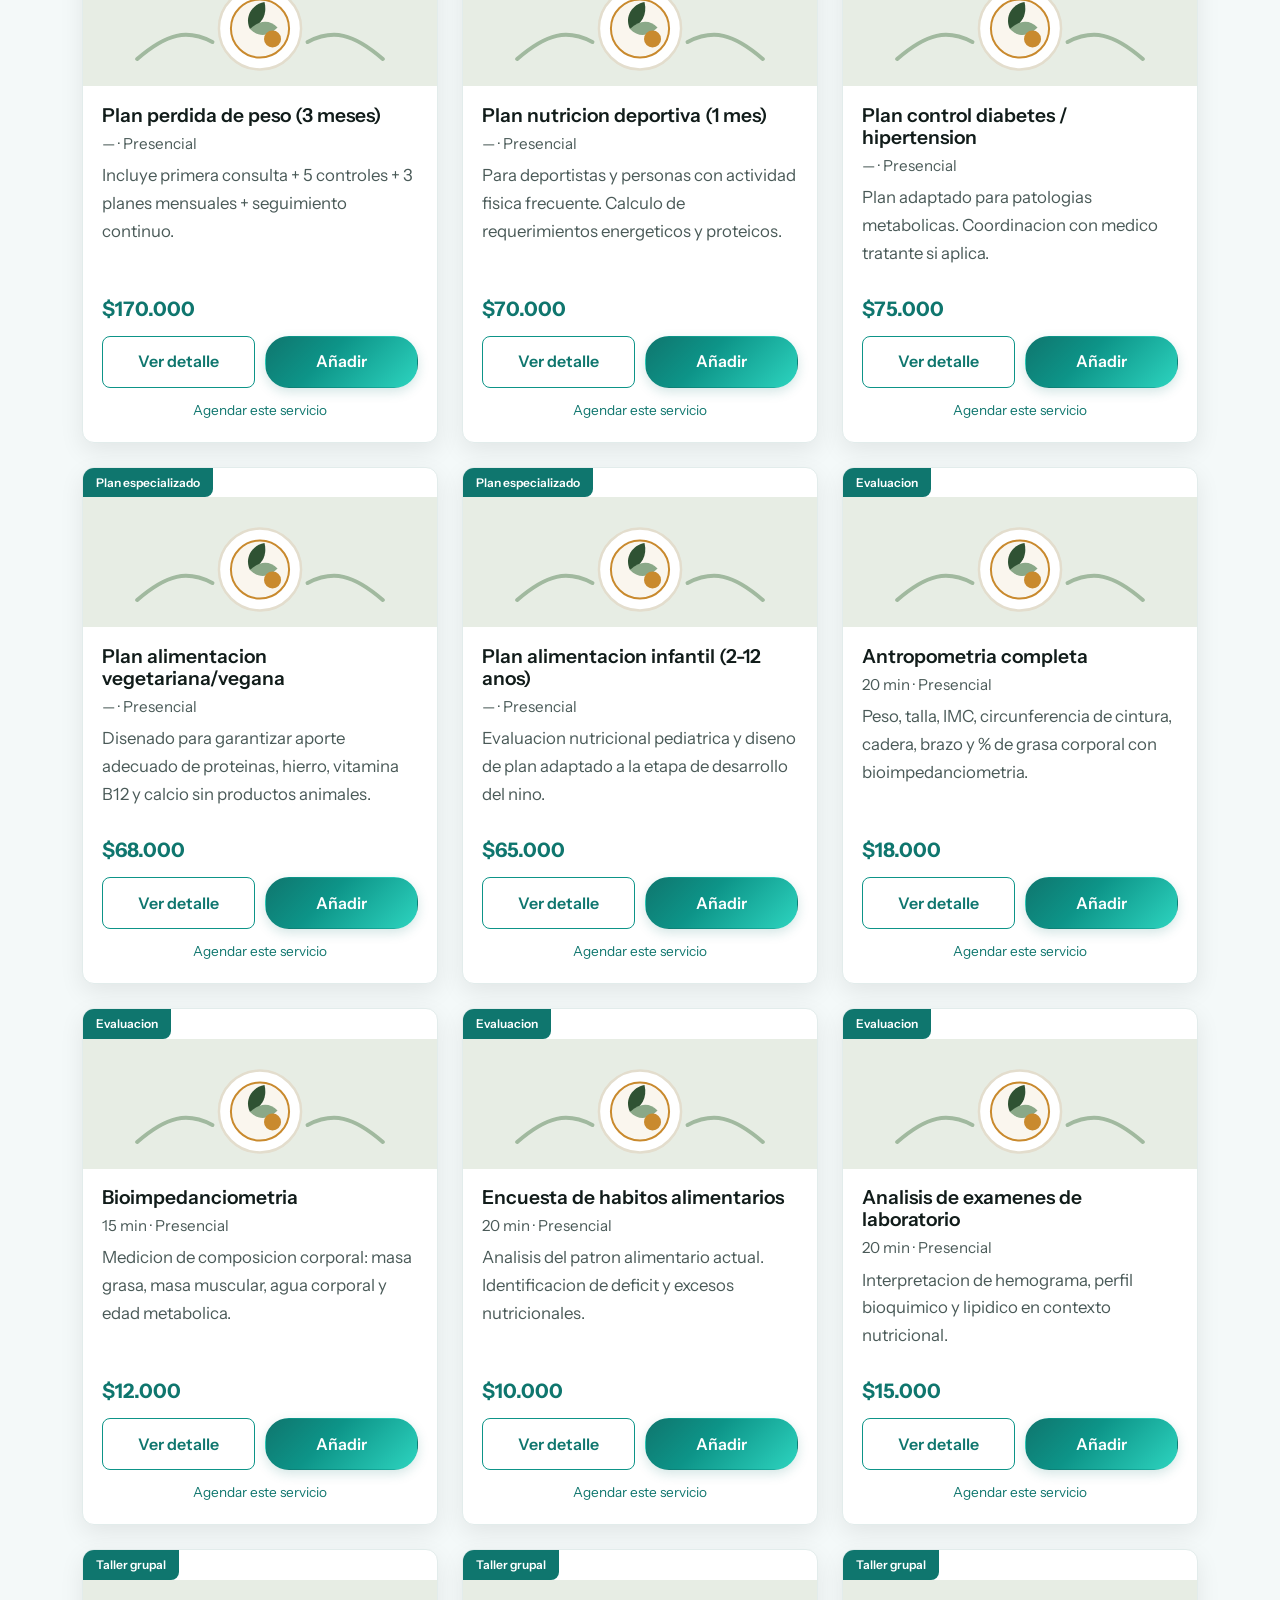
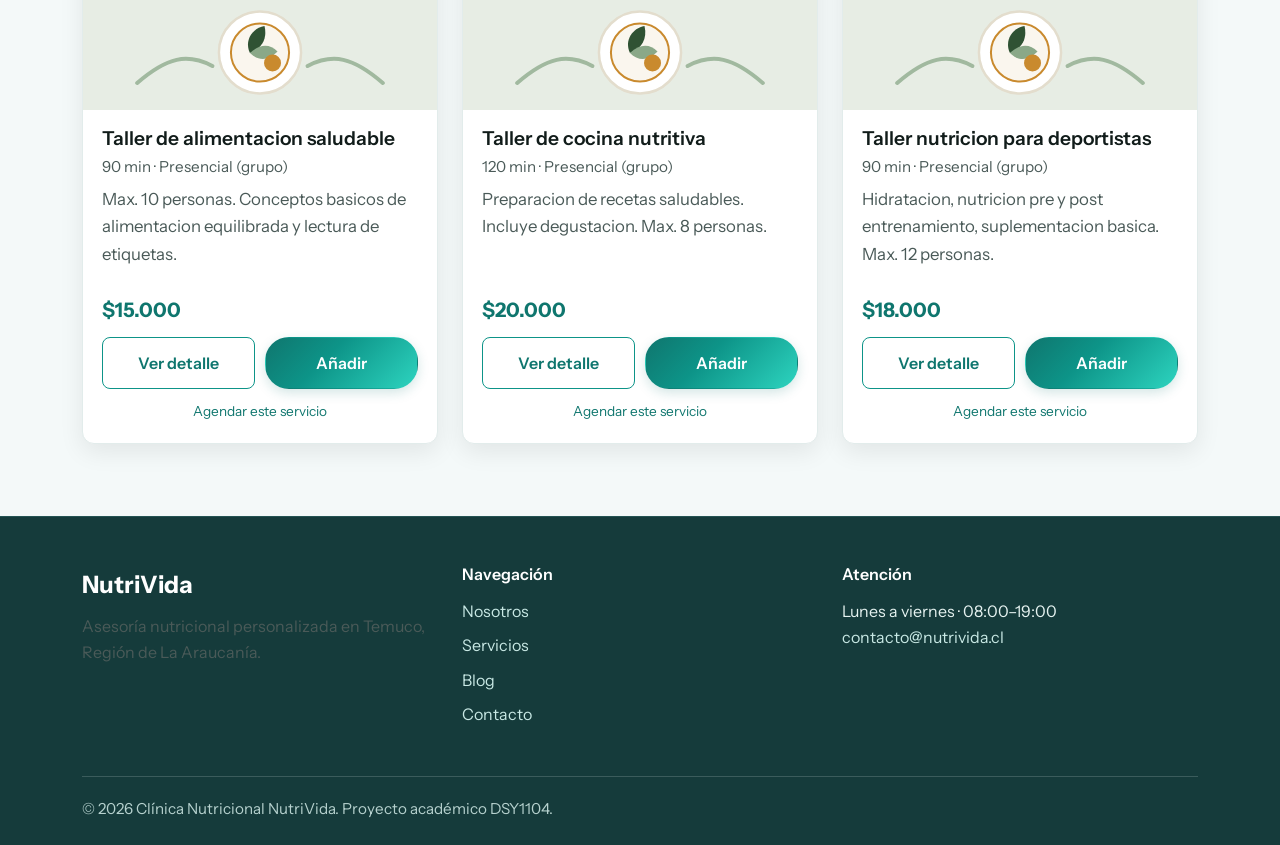
<file: productos.html>
<!DOCTYPE html>
<html lang="es">
<head>
  <meta charset="UTF-8">
  <meta name="viewport" content="width=device-width, initial-scale=1.0">
  <title>Servicios y planes · NutriVida</title>
  <link href="https://cdn.jsdelivr.net/npm/bootstrap@5.3.8/dist/css/bootstrap.min.css" rel="stylesheet" integrity="sha384-sRIl4kxILFvY47J16cr9ZwB07vP4J8+LH7qKQnuqkuIAvNWLzeN8tE5YBujZqJLB" crossorigin="anonymous">
  <link rel="stylesheet" href="css/estilos.css">
</head>
<body>

  <header class="encabezado-nv">
    <nav class="navbar navbar-expand-lg container py-3">
      <a class="navbar-brand marca-nv" href="index.html">
        <img src="imagenes\banner-top.svg" alt="Logo-NutriVida" width="200" height="150">
      </a>
      <button class="navbar-toggler" type="button" data-bs-toggle="collapse" data-bs-target="#navegacionPrincipal" aria-controls="navegacionPrincipal" aria-expanded="false" aria-label="Abrir menú de navegación">
        <span class="navbar-toggler-icon"></span>
      </button>
      <div class="collapse navbar-collapse" id="navegacionPrincipal">
        <ul class="navbar-nav ms-auto mb-2 mb-lg-0 align-items-lg-center">
          <li class="nav-item"><a class="nav-link" href="index.html">Inicio</a></li>
          <li class="nav-item"><a class="nav-link" href="nosotros.html">Nosotros</a></li>
          <li class="nav-item"><a class="nav-link active" aria-current="page" href="productos.html">Servicios</a></li>
          <li class="nav-item"><a class="nav-link" href="blog.html">Blog</a></li>
          <li class="nav-item"><a class="nav-link" href="contacto.html">Contacto</a></li>
          <li class="nav-item"><a class="nav-link" href="login.html">Ingresar</a></li>
          <li class="nav-item ms-lg-2 mt-2 mt-lg-0"><a href="carrito.html" class="nav-link enlace-carrito">Carrito <span data-contador-carrito class="badge contador-carrito d-none">0</span></a></li>
          <li class="nav-item ms-lg-2 mt-2 mt-lg-0">
            <a href="agendar.html" class="btn btn-nv-primario btn-sm">Agendar hora</a>
          </li>
        </ul>
      </div>
    </nav>
  </header>

  <main>
    <section class="seccion">
      <div class="container">
        <h1 class="titulo-seccion">Servicios y planes</h1>
        <p class="intro-seccion">Filtra por tipo de servicio, revisa el detalle y añade tus servicios favoritos al carrito antes de solicitar atención.</p>

        <div class="d-flex flex-wrap gap-2 mb-4" role="group" aria-label="Filtrar servicios por categoría">
          <button type="button" class="filtro-categoria activo" data-tipo="Todos">Todos</button>
          <button type="button" class="filtro-categoria" data-tipo="Consulta">Consultas</button>
          <button type="button" class="filtro-categoria" data-tipo="Plan especializado">Planes especializados</button>
          <button type="button" class="filtro-categoria" data-tipo="Evaluación">Evaluaciones</button>
          <button type="button" class="filtro-categoria" data-tipo="Taller grupal">Talleres grupales</button>
        </div>

        <ul id="grilla-servicios" class="row g-4 list-unstyled">
          <!-- Las tarjetas de servicio se generan dinámicamente con JavaScript (productos.js) -->
        </ul>
      </div>
    </section>
  </main>

  <footer class="pie-nv">
    <div class="container">
      <div class="row g-4">
        <div class="col-md-4">
          <p class="marca-pie mb-2">NutriVida</p>
          <p>Asesoría nutricional personalizada en Temuco, Región de La Araucanía.</p>
        </div>
        <nav class="col-md-4" aria-label="Enlaces del pie de página">
          <h4>Navegación</h4>
          <ul class="list-unstyled d-flex flex-column gap-2">
            <li><a href="nosotros.html">Nosotros</a></li>
            <li><a href="productos.html">Servicios</a></li>
            <li><a href="blog.html">Blog</a></li>
            <li><a href="contacto.html">Contacto</a></li>
          </ul>
        </nav>
        <div class="col-md-4">
          <h4>Atención</h4>
          <address class="mb-0">
            Lunes a viernes · 08:00–19:00<br>
            <a href="mailto:contacto@nutrivida.cl">contacto@nutrivida.cl</a>
          </address>
        </div>
      </div>
      <div class="linea-pie">© 2026 Clínica Nutricional NutriVida. Proyecto académico DSY1104.</div>
    </div>
  </footer>

  <script src="https://cdn.jsdelivr.net/npm/bootstrap@5.3.8/dist/js/bootstrap.bundle.min.js" integrity="sha384-FKyoEForCGlyvwx9Hj09JcYn3nv7wiPVlz7YYwJrWVcXK/BmnVDxM+D2scQbITxI" crossorigin="anonymous"></script>
  <script src="js/catalogo.js"></script>
  <script src="js/almacenamiento.js"></script>
  <script src="js/carrito.js"></script>
  <script src="js/productos.js"></script>
</body>
</html>
</file>
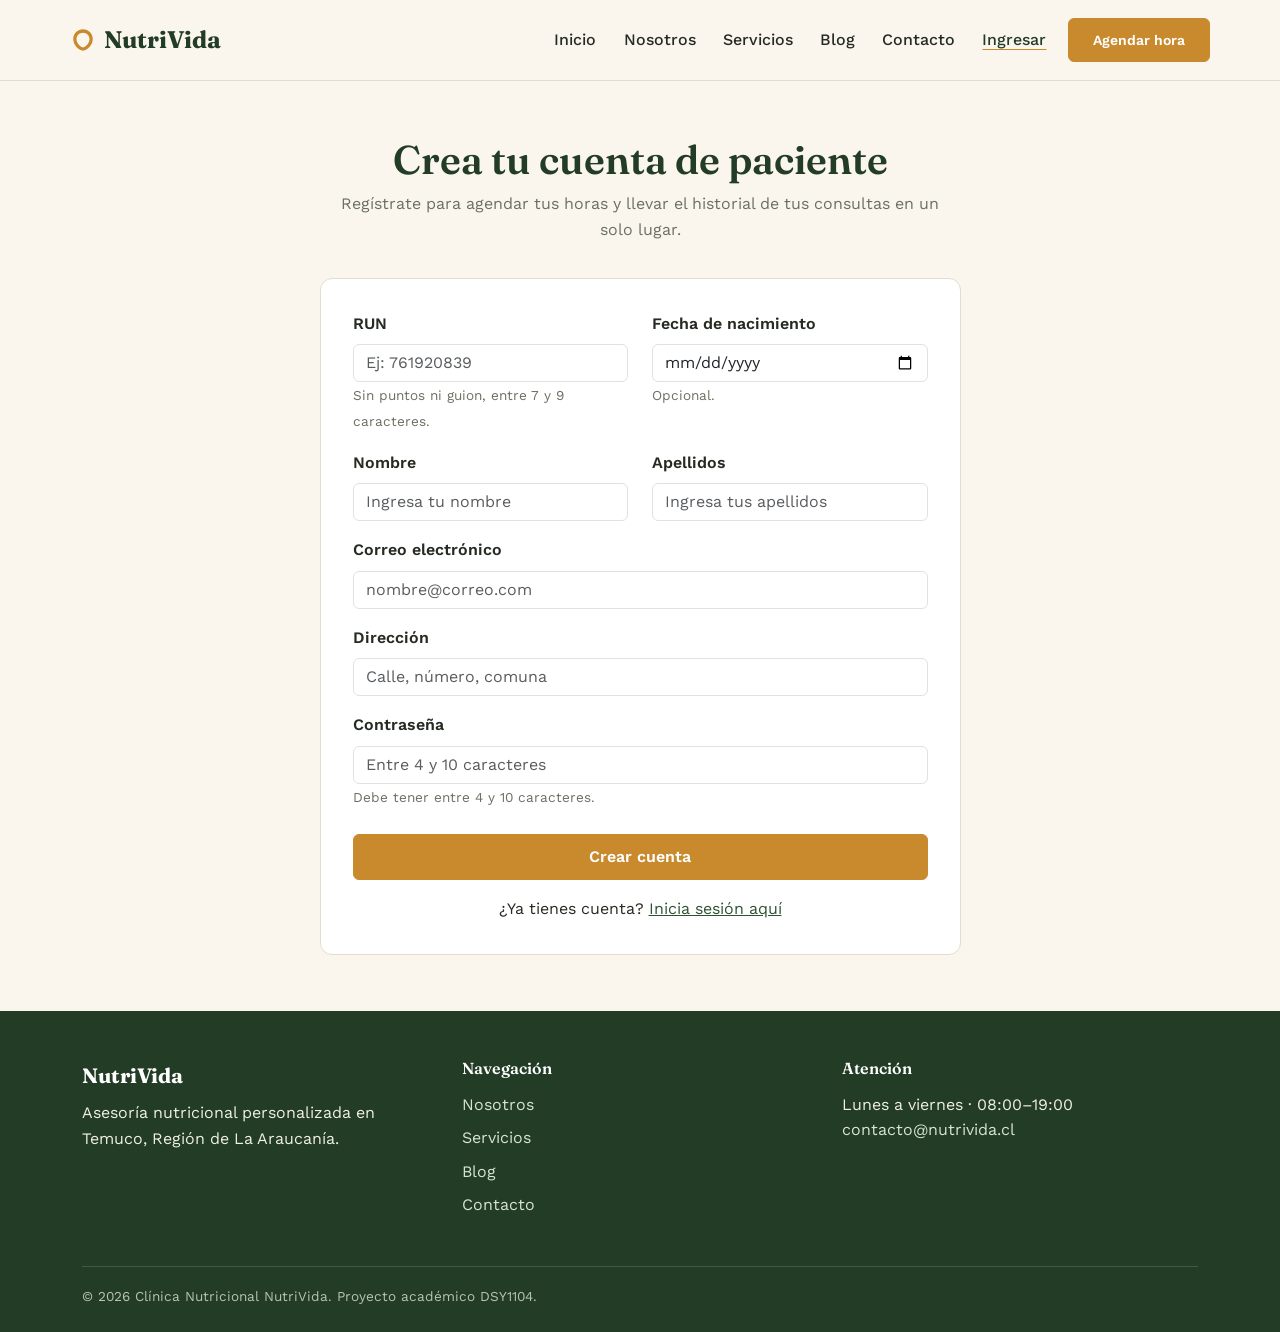
<file: registro.html>
<!DOCTYPE html>
<html lang="es">
<head>
  <meta charset="UTF-8">
  <meta name="viewport" content="width=device-width, initial-scale=1.0">
  <title>Crear cuenta · NutriVida</title>
  <link href="https://cdn.jsdelivr.net/npm/bootstrap@5.3.8/dist/css/bootstrap.min.css" rel="stylesheet" integrity="sha384-sRIl4kxILFvY47J16cr9ZwB07vP4J8+LH7qKQnuqkuIAvNWLzeN8tE5YBujZqJLB" crossorigin="anonymous">
    <link rel="stylesheet" href="css/global.css">
  <link rel="stylesheet" href="css/registro.css">
</head>
<body>

  <header class="encabezado-nv">
    <nav class="navbar navbar-expand-lg container py-3">
      <a class="navbar-brand marca-nv" href="index.html">
        <svg class="hoja-icono" width="26" height="26" viewBox="0 0 24 24" fill="currentColor" aria-hidden="true"><path d="M12 2C7 2 3 6 3 11c0 6 5 10 9 11 4-1 9-5 9-11 0-5-4-9-9-9zm0 3.2c3.3 0 6 2.6 6 5.8 0 3.6-2.7 6.6-6 8-3.3-1.4-6-4.4-6-8 0-3.2 2.7-5.8 6-5.8z"/></svg>
        NutriVida
      </a>
      <button class="navbar-toggler" type="button" data-bs-toggle="collapse" data-bs-target="#navegacionPrincipal" aria-controls="navegacionPrincipal" aria-expanded="false" aria-label="Abrir menú de navegación">
        <span class="navbar-toggler-icon"></span>
      </button>
      <div class="collapse navbar-collapse" id="navegacionPrincipal">
        <ul class="navbar-nav ms-auto mb-2 mb-lg-0 align-items-lg-center">
          <li class="nav-item"><a class="nav-link" href="index.html">Inicio</a></li>
          <li class="nav-item"><a class="nav-link" href="nosotros.html">Nosotros</a></li>
          <li class="nav-item"><a class="nav-link" href="productos.html">Servicios</a></li>
          <li class="nav-item"><a class="nav-link" href="blog.html">Blog</a></li>
          <li class="nav-item"><a class="nav-link" href="contacto.html">Contacto</a></li>
          <li class="nav-item"><a class="nav-link active" aria-current="page" href="login.html">Ingresar</a></li>
          <li class="nav-item ms-lg-2 mt-2 mt-lg-0">
            <a href="agendar.html" class="btn btn-nv-primario btn-sm">Agendar hora</a>
          </li>
        </ul>
      </div>
    </nav>
  </header>

  <main>
    <section class="seccion">
      <div class="container">
        <div class="row justify-content-center">
          <div class="col-12 col-md-9 col-lg-7">
            <h1 class="text-center mb-2">Crea tu cuenta de paciente</h1>
            <p class="text-center intro-seccion mx-auto">Regístrate para agendar tus horas y llevar el historial de tus consultas en un solo lugar.</p>

            <form id="formulario-registro" class="tarjeta-formulario" novalidate>
              <div class="row">
                <div class="col-md-6 mb-3">
                  <label for="registro-run" class="form-label">RUN</label>
                  <input type="text" id="registro-run" class="form-control" placeholder="Ej: 761920839" maxlength="9">
                  <div class="invalid-feedback"></div>
                  <span class="texto-ayuda">Sin puntos ni guion, entre 7 y 9 caracteres.</span>
                </div>
                <div class="col-md-6 mb-3">
                  <label for="registro-fecha-nacimiento" class="form-label">Fecha de nacimiento</label>
                  <input type="date" id="registro-fecha-nacimiento" class="form-control">
                  <span class="texto-ayuda">Opcional.</span>
                </div>
              </div>

              <div class="row">
                <div class="col-md-6 mb-3">
                  <label for="registro-nombre" class="form-label">Nombre</label>
                  <input type="text" id="registro-nombre" class="form-control" placeholder="Ingresa tu nombre" maxlength="50">
                  <div class="invalid-feedback"></div>
                </div>
                <div class="col-md-6 mb-3">
                  <label for="registro-apellidos" class="form-label">Apellidos</label>
                  <input type="text" id="registro-apellidos" class="form-control" placeholder="Ingresa tus apellidos" maxlength="100">
                  <div class="invalid-feedback"></div>
                </div>
              </div>

              <div class="mb-3">
                <label for="registro-correo" class="form-label">Correo electrónico</label>
                <input type="email" id="registro-correo" class="form-control" placeholder="nombre@correo.com" maxlength="100">
                <div class="invalid-feedback"></div>
              </div>

              <div class="mb-3">
                <label for="registro-direccion" class="form-label">Dirección</label>
                <input type="text" id="registro-direccion" class="form-control" placeholder="Calle, número, comuna" maxlength="300">
                <div class="invalid-feedback"></div>
              </div>

              <div class="mb-3">
                <label for="registro-contrasena" class="form-label">Contraseña</label>
                <input type="password" id="registro-contrasena" class="form-control" placeholder="Entre 4 y 10 caracteres" maxlength="10">
                <div class="invalid-feedback"></div>
                <span class="texto-ayuda">Debe tener entre 4 y 10 caracteres.</span>
              </div>

              <button type="submit" class="btn btn-nv-primario w-100 mt-2">Crear cuenta</button>
              <p class="text-center mt-3 mb-0">¿Ya tienes cuenta? <a href="login.html">Inicia sesión aquí</a></p>
            </form>
            <div id="mensaje-resultado-registro" role="alert"></div>
          </div>
        </div>
      </div>
    </section>
  </main>

  <footer class="pie-nv">
    <div class="container">
      <div class="row g-4">
        <div class="col-md-4">
          <p class="marca-pie mb-2">NutriVida</p>
          <p>Asesoría nutricional personalizada en Temuco, Región de La Araucanía.</p>
        </div>
        <nav class="col-md-4" aria-label="Enlaces del pie de página">
          <h4>Navegación</h4>
          <ul class="list-unstyled d-flex flex-column gap-2">
            <li><a href="nosotros.html">Nosotros</a></li>
            <li><a href="productos.html">Servicios</a></li>
            <li><a href="blog.html">Blog</a></li>
            <li><a href="contacto.html">Contacto</a></li>
          </ul>
        </nav>
        <div class="col-md-4">
          <h4>Atención</h4>
          <address class="mb-0">
            Lunes a viernes · 08:00–19:00<br>
            <a href="mailto:contacto@nutrivida.cl">contacto@nutrivida.cl</a>
          </address>
        </div>
      </div>
      <div class="linea-pie">© 2026 Clínica Nutricional NutriVida. Proyecto académico DSY1104.</div>
    </div>
  </footer>

  <script src="https://cdn.jsdelivr.net/npm/bootstrap@5.3.8/dist/js/bootstrap.bundle.min.js" integrity="sha384-FKyoEForCGlyvwx9Hj09JcYn3nv7wiPVlz7YYwJrWVcXK/BmnVDxM+D2scQbITxI" crossorigin="anonymous"></script>
  <script src="js/validaciones.js"></script>
</body>
</html>
</file>
<file: css/estilos.css>
/* =====================================================
   CLÍNICA NUTRICIONAL NUTRIVIDA
   Hoja de estilos personalizada
   ===================================================== */

@import url('https://fonts.googleapis.com/css2?family=Instrument+Sans:wght@400;500;600;700&display=swap');

:root {
  /* Design system Nutri Vida */
  --primary-900: #0F766E;
  --primary-800: #0D9488;
  --primary-700: #14B8A6;
  --primary-500: #2DD4BF;
  --primary-400: #10B981;
  --primary-100: #CCFBF1;
  --primary-50: #F0FDFA;

  --neutral-900: #111C1A;
  --neutral-700: #4A5A58;
  --neutral-500: #889A98;
  --neutral-200: #E2ECEB;
  --neutral-100: #F4F9F9;
  --neutral-0: #FFFFFF;
  --slate-500: #64748B;
  --slate-400: #94A3B8;

  --success-text: #10B981;
  --success-bg: #D1FAE5;
  --warning-text: #F59E0B;
  --warning-bg: #FEF3C7;
  --danger-text: #EF4444;
  --danger-bg: #FEE2E2;

  /* Alias existentes conservados para no romper las páginas actuales */
  --verde-bosque: var(--primary-900);
  --verde-bosque-oscuro: #153B3B;
  --verde-salvia: var(--primary-500);
  --verde-salvia-suave: var(--primary-100);
  --ocre: var(--primary-500);
  --ocre-oscuro: var(--primary-900);
  --crema: var(--neutral-100);
  --crema-tarjeta: var(--neutral-0);
  --carbon: var(--neutral-900);
  --gris-calido: var(--neutral-700);
  --borde-suave: var(--neutral-200);

  --fuente-display: "Instrument Sans", "Segoe UI", sans-serif;
  --fuente-texto: "Instrument Sans", "Segoe UI", sans-serif;
}

* { box-sizing: border-box; }

html { scroll-behavior: smooth; }

body {
  font-family: var(--fuente-texto);
  color: var(--carbon);
  background-color: var(--crema);
  line-height: 1.6;
}

main { min-height: 60vh; }

h1, h2, h3, h4 {
  font-family: var(--fuente-display);
  color: var(--verde-bosque-oscuro);
  font-weight: 600;
  line-height: 1.15;
}

a { color: var(--verde-bosque); }
a:hover { color: var(--ocre-oscuro); }

p { max-width: 62ch; }

.contenedor-angosto { max-width: 720px; }

/* ---------- Botones ---------- */
.btn-nv-primario {
  background-color: var(--ocre);
  border-color: var(--ocre);
  color: #fff;
  font-weight: 600;
  padding: 0.65rem 1.5rem;
  border-radius: 6px;
}
.btn-nv-primario:hover,
.btn-nv-primario:focus {
  background-color: var(--ocre-oscuro);
  border-color: var(--ocre-oscuro);
  color: #fff;
}
.btn-nv-secundario {
  background-color: transparent;
  border: 1.5px solid var(--verde-bosque);
  color: var(--verde-bosque);
  font-weight: 600;
  padding: 0.6rem 1.4rem;
  border-radius: 6px;
}
.btn-nv-secundario:hover {
  background-color: var(--verde-bosque);
  color: #fff;
}

/* ---------- Encabezado / navegación ---------- */
.encabezado-nv {
  background-color: var(--crema);
  border-bottom: 1px solid var(--borde-suave);
}
.marca-nv {
  font-family: var(--fuente-display);
  font-weight: 700;
  font-size: 1.5rem;
  color: var(--verde-bosque-oscuro) !important;
  display: flex;
  align-items: center;
  gap: 0.5rem;
}
.marca-nv .hoja-icono { color: var(--ocre); }

.navbar-nav .nav-link {
  color: var(--carbon);
  font-weight: 500;
  margin: 0 0.35rem;
}
.navbar-nav .nav-link.active,
.navbar-nav .nav-link:hover {
  color: var(--verde-bosque-oscuro);
  text-decoration: underline;
  text-underline-offset: 4px;
  text-decoration-color: var(--ocre);
}

/* ---------- Hero ---------- */
.hero-nv {
  padding: 4.5rem 0 4rem;
}
.hero-nv .eyebrow-libre { color: var(--gris-calido); }
.hero-nv h1 {
  font-size: clamp(2.1rem, 4vw, 3.2rem);
  max-width: 14ch;
}
.hero-nv .subcopia {
  font-size: 1.1rem;
  color: var(--gris-calido);
  max-width: 46ch;
}
.hero-ilustracion { width: 100%; max-width: 420px; }

.estadistica-hero {
  border-left: 3px solid var(--ocre);
  padding-left: 0.9rem;
}
.estadistica-hero .numero {
  font-family: var(--fuente-display);
  font-size: 1.6rem;
  color: var(--verde-bosque-oscuro);
  font-weight: 700;
  display: block;
}
.estadistica-hero .etiqueta {
  color: var(--gris-calido);
  font-size: 0.92rem;
  margin: 0;
}

/* ---------- Secciones generales ---------- */
.seccion { padding: 3.5rem 0; }
.seccion-alterna { background-color: var(--verde-salvia-suave); }
.titulo-seccion { margin-bottom: 0.5rem; }
.intro-seccion {
  color: var(--gris-calido);
  max-width: 60ch;
  margin-bottom: 2.2rem;
}

/* ---------- Tarjetas de característica ---------- */
.tarjeta-beneficio {
  background-color: var(--crema-tarjeta);
  border: 1px solid var(--borde-suave);
  border-radius: 10px;
  padding: 1.6rem;
  height: 100%;
}
.tarjeta-beneficio .icono-beneficio {
  color: var(--ocre);
  margin-bottom: 0.8rem;
}
.tarjeta-beneficio h3 { font-size: 1.15rem; }
.tarjeta-beneficio p { color: var(--gris-calido); font-size: 0.96rem; }

/* ---------- Tarjetas de servicio / producto ---------- */
.tarjeta-servicio {
  background-color: var(--crema-tarjeta);
  border: 1px solid var(--borde-suave);
  border-radius: 10px;
  overflow: hidden;
  height: 100%;
  display: flex;
  flex-direction: column;
}
.tarjeta-servicio .franja-tipo {
  background-color: var(--verde-bosque);
  color: #fff;
  font-size: 0.75rem;
  font-weight: 600;
  padding: 0.3rem 0.8rem;
  align-self: flex-start;
  border-bottom-right-radius: 8px;
}
.tarjeta-servicio .cuerpo-servicio {
  padding: 1.1rem 1.2rem 1.3rem;
  display: flex;
  flex-direction: column;
  flex-grow: 1;
}
.tarjeta-servicio h3 {
  font-size: 1.1rem;
  margin-bottom: 0.3rem;
}
.tarjeta-servicio .descripcion-servicio {
  color: var(--gris-calido);
  font-size: 0.92rem;
  flex-grow: 1;
}
.tarjeta-servicio .precio-servicio {
  font-family: var(--fuente-display);
  color: var(--verde-bosque-oscuro);
  font-weight: 700;
  font-size: 1.25rem;
  margin: 0.6rem 0;
}
.tarjeta-servicio .meta-servicio {
  font-size: 0.82rem;
  color: var(--gris-calido);
  margin-bottom: 0.4rem;
}

.filtro-categoria {
  border: 1.5px solid var(--verde-bosque);
  color: var(--verde-bosque-oscuro);
  background: transparent;
  border-radius: 999px;
  padding: 0.35rem 1.1rem;
  font-size: 0.9rem;
  font-weight: 600;
}
.filtro-categoria.activo,
.filtro-categoria:hover {
  background-color: var(--verde-bosque);
  color: #fff;
}

/* ---------- Avatares de equipo (sin fotos externas) ---------- */
.avatar-iniciales {
  width: 76px;
  height: 76px;
  border-radius: 50%;
  background-color: var(--verde-bosque);
  color: #fff;
  font-family: var(--fuente-display);
  font-weight: 700;
  font-size: 1.3rem;
  display: flex;
  align-items: center;
  justify-content: center;
  flex-shrink: 0;
}
.tarjeta-nutricionista {
  background-color: var(--crema-tarjeta);
  border: 1px solid var(--borde-suave);
  border-radius: 10px;
  padding: 1.4rem;
  display: flex;
  gap: 1rem;
  align-items: flex-start;
  height: 100%;
}
.tarjeta-nutricionista h3 { font-size: 1.05rem; margin-bottom: 0.15rem;}
.tarjeta-nutricionista .especialidad {
  color: var(--ocre-oscuro);
  font-size: 0.88rem;
  font-weight: 600;
  margin-bottom: 0.35rem;
}
.tarjeta-nutricionista .horario {
  color: var(--gris-calido);
  font-size: 0.85rem;
}

/* ---------- Blog ---------- */
.tarjeta-blog {
  background-color: var(--crema-tarjeta);
  border: 1px solid var(--borde-suave);
  border-radius: 10px;
  overflow: hidden;
  height: 100%;
  display: flex;
  flex-direction: column;
}
.portada-blog {
  height: 160px;
  margin: 0;
  display: flex;
  align-items: center;
  justify-content: center;
  color: #fff;
}
.tarjeta-blog .cuerpo-blog { padding: 1.2rem; }
.tarjeta-blog h3 { font-size: 1.1rem; }
.tarjeta-blog p { color: var(--gris-calido); font-size: 0.94rem; }

article.entrada-blog p { max-width: 68ch; }
article.entrada-blog h2 { margin-top: 2rem; font-size: 1.4rem; }

/* ---------- Formularios ---------- */
.tarjeta-formulario {
  background-color: var(--crema-tarjeta);
  border: 1px solid var(--borde-suave);
  border-radius: 12px;
  padding: 2rem;
}
.form-label { font-weight: 600; color: var(--carbon); }
.form-control:focus, .form-select:focus {
  border-color: var(--verde-salvia);
  box-shadow: 0 0 0 0.2rem rgba(47, 82, 51, 0.15);
}
.texto-ayuda { font-size: 0.85rem; color: var(--gris-calido); }
.contador-caracteres {
  font-size: 0.8rem;
  color: var(--gris-calido);
  text-align: right;
  display: block;
  margin-top: 0.2rem;
}
.mensaje-resultado-formulario { border-radius: 8px; }

/* ---------- Footer ---------- */
.pie-nv {
  background-color: var(--verde-bosque-oscuro);
  color: #f1efe6;
  padding: 3rem 0 1.5rem;
}
.pie-nv h4 {
  color: #fff;
  font-size: 1rem;
  margin-bottom: 0.9rem;
}
.pie-nv a { color: #d8e3d4; text-decoration: none; }
.pie-nv a:hover { color: var(--ocre); text-decoration: underline; }
.pie-nv .marca-pie {
  font-family: var(--fuente-display);
  font-size: 1.3rem;
  color: #fff;
  font-weight: 700;
}
.linea-pie {
  border-top: 1px solid rgba(255,255,255,0.15);
  margin-top: 2rem;
  padding-top: 1.2rem;
  font-size: 0.85rem;
  color: #b9c2b5;
}

/* Tablet: ajustamos tamaños intermedios antes de llegar al layout de escritorio */
@media (max-width: 991px) {
  .hero-nv h1 { font-size: clamp(1.9rem, 5vw, 2.6rem); }
  .hero-ilustracion { max-width: 320px; }
  .seccion { padding: 3rem 0; }
}

/* Móvil: layout de una sola columna y espaciados más compactos */
@media (max-width: 767px) {
  .hero-nv { padding: 3rem 0 2.5rem; text-align: left; }
  .seccion { padding: 2.5rem 0; }
  .tarjeta-formulario { padding: 1.4rem; }
  .marca-nv { font-size: 1.25rem; }
}

/* Móvil pequeño: reducir aún más el tamaño de titulares largos */
@media (max-width: 420px) {
  .hero-nv h1 { font-size: 1.8rem; }
  .titulo-seccion { font-size: 1.5rem; }
}

/* ---------- Carrito ---------- */
.enlace-carrito { white-space: nowrap; }
.contador-carrito {
  background-color: var(--ocre);
  color: #fff;
  vertical-align: text-top;
  font-size: 0.7rem;
}
.enlace-agenda-servicio {
  display: inline-block;
  margin-top: 0.7rem;
  font-size: 0.85rem;
  text-align: center;
  text-decoration: none;
}
.lista-carrito { display: flex; flex-direction: column; gap: 1rem; }
.item-carrito {
  background-color: var(--crema-tarjeta);
  border: 1px solid var(--borde-suave);
  border-radius: 10px;
  padding: 1.2rem;
  display: flex;
  justify-content: space-between;
  align-items: center;
  gap: 1rem;
}
.item-carrito-info { min-width: 0; }
.item-carrito-info h2 { overflow-wrap: anywhere; }
.item-carrito-controles {
  display: flex;
  align-items: center;
  gap: 0.75rem;
  flex-shrink: 0;
}
.cantidad-carrito { width: 76px; }
.precio-carrito { color: var(--verde-bosque-oscuro); min-width: 92px; text-align: right; }
.total-carrito { font-family: var(--fuente-display); font-size: 1.25rem; color: var(--verde-bosque-oscuro); }

/* ---------- Administración ---------- */
.fondo-admin { background-color: var(--crema); }
.encabezado-admin {
  background-color: var(--verde-bosque-oscuro);
  color: #fff;
}
.encabezado-admin .marca-nv { color: #fff !important; }
.encabezado-admin .hoja-icono { color: var(--ocre); }
.etiqueta-admin {
  font-family: var(--fuente-texto);
  font-size: 0.72rem;
  font-weight: 500;
  color: #d8e3d4;
  border-left: 1px solid rgba(255,255,255,0.35);
  padding-left: 0.6rem;
}
.texto-sesion { color: #d8e3d4; font-size: 0.9rem; }
.menu-admin {
  background: var(--crema-tarjeta);
  border: 1px solid var(--borde-suave);
  border-radius: 10px;
  padding: 1rem;
  position: sticky;
  top: 1rem;
}
.menu-admin-titulo {
  color: var(--gris-calido);
  font-size: 0.78rem;
  font-weight: 700;
  letter-spacing: 0.04em;
  text-transform: uppercase;
  margin: 0 0 0.6rem;
}
.menu-admin a {
  display: block;
  border-radius: 6px;
  color: var(--carbon);
  padding: 0.65rem 0.75rem;
  text-decoration: none;
}
.menu-admin a:hover, .menu-admin a.activo {
  background-color: var(--verde-salvia-suave);
  color: var(--verde-bosque-oscuro);
  font-weight: 600;
}
.tarjeta-admin-metrica {
  background-color: var(--crema-tarjeta);
  border: 1px solid var(--borde-suave);
  border-radius: 10px;
  padding: 1.4rem;
  height: 100%;
}
.metrica-label { display: block; color: var(--gris-calido); font-size: 0.9rem; }
.tarjeta-admin-metrica strong {
  display: block;
  color: var(--verde-bosque-oscuro);
  font-family: var(--fuente-display);
  font-size: 2.4rem;
  line-height: 1.2;
  margin: 0.4rem 0 0.7rem;
}
.tarjeta-admin-metrica a { text-decoration: none; font-weight: 600; }
.tabla-responsive { overflow-x: auto; background: var(--crema-tarjeta); border: 1px solid var(--borde-suave); border-radius: 10px; }
.tabla-admin { min-width: 760px; margin-bottom: 0; }
.tabla-admin thead th { background-color: var(--verde-bosque); color: #fff; white-space: nowrap; }
.tabla-admin tbody tr:last-child td { border-bottom: 0; }

@media (max-width: 767px) {
  .item-carrito { align-items: flex-start; flex-direction: column; }
  .item-carrito-controles { width: 100%; justify-content: space-between; flex-wrap: wrap; }
  .texto-sesion { display: none; }
  .encabezado-admin .container { align-items: flex-start !important; }
  .menu-admin { position: static; }
}

.imagen-servicio {
  width: 100%;
  height: 130px;
  object-fit: cover;
  display: block;
  background-color: var(--verde-salvia-suave);
}
.imagen-detalle {
  max-height: 220px;
  border-radius: 10px;
  margin-top: 1rem;
}
.stock-critico {
  color: #a33a28 !important;
  font-weight: 700;
  white-space: nowrap;
}

/* =====================================================
   DESIGN SYSTEM FIGMA · NUTRI VIDA
   Aplicación visual sobre las clases existentes
   ===================================================== */

body {
  background-color: var(--neutral-100);
  color: var(--neutral-900);
  font-size: 14px;
}

h1, h2, h3, h4,
.marca-nv,
.pie-nv .marca-pie {
  font-family: var(--fuente-display);
  color: var(--neutral-900);
}

p,
.form-label,
.navbar-nav .nav-link,
.texto-ayuda,
.meta-servicio,
.descripcion-servicio {
  color: var(--neutral-700);
}

::placeholder {
  color: var(--neutral-500) !important;
  opacity: 1;
}

.encabezado-nv {
  background-color: var(--neutral-0);
  border-bottom: 1px solid var(--neutral-200);
}

.marca-nv {
  color: var(--neutral-900) !important;
}

.marca-nv .hoja-icono {
  color: var(--primary-800);
}

.navbar-nav .nav-link.active,
.navbar-nav .nav-link:hover {
  color: var(--primary-800);
  text-decoration-color: var(--primary-500);
}

.btn-nv-primario,
.btn-nv-secundario {
  display: inline-flex;
  align-items: center;
  justify-content: center;
  text-align: center;
  line-height: 1.2;
}

.btn-nv-primario {
  background: linear-gradient(135deg, #0F766E 0%, #0D9488 40%, #2DD4BF 100%);
  border: 1px solid transparent;
  border-radius: 24px;
  color: #ffffff;
  box-shadow: 0 4px 12px rgba(15, 118, 110, 0.18);
}

.btn-nv-primario:hover,
.btn-nv-primario:focus,
.btn-nv-primario:active {
  background: linear-gradient(135deg, #0D9488 0%, #14B8A6 50%, #2DD4BF 100%);
  border-color: transparent;
  color: #ffffff;
  box-shadow: 0 6px 16px rgba(15, 118, 110, 0.24);
}

.btn-nv-secundario {
  background-color: var(--neutral-0);
  border: 1px solid var(--primary-800);
  border-radius: 8px;
  color: var(--primary-900);
}

.btn-nv-secundario:hover,
.btn-nv-secundario:focus {
  background-color: var(--primary-100);
  border-color: var(--primary-900);
  color: var(--primary-900);
}

.seccion-alterna {
  background-color: var(--primary-50);
}

.tarjeta-beneficio,
.tarjeta-servicio,
.tarjeta-nutricionista,
.tarjeta-blog,
.tarjeta-formulario,
.item-carrito,
.tarjeta-admin-metrica,
.menu-admin,
.tabla-responsive {
  background-color: var(--neutral-0);
  border: 1px solid var(--neutral-200);
  border-radius: 12px;
  box-shadow: 0 8px 24px rgba(0, 0, 0, 0.08);
}

.tarjeta-servicio .franja-tipo,
.avatar-iniciales,
.tabla-admin thead th {
  background-color: var(--primary-900);
}

.tarjeta-servicio .precio-servicio,
.precio-carrito,
.total-carrito {
  color: var(--primary-900);
}

.tarjeta-servicio .imagen-servicio {
  background-color: var(--primary-100);
}

.filtro-categoria {
  border: 1px solid var(--primary-800);
  border-radius: 4px;
  color: var(--primary-900);
}

.filtro-categoria.activo,
.filtro-categoria:hover {
  background-color: var(--primary-100);
  border-color: var(--primary-800);
  color: var(--primary-800);
}

.form-control,
.form-select {
  border: 1px solid var(--neutral-200);
  border-radius: 8px;
  color: var(--neutral-900);
  background-color: var(--neutral-0);
}

.form-control:focus,
.form-select:focus {
  border-color: var(--primary-800);
  box-shadow: 0 0 0 0.2rem rgba(13, 148, 136, 0.16);
}

.contador-carrito {
  background-color: var(--primary-100);
  color: var(--primary-900);
}

.pie-nv {
  background-color: #153B3B;
  border-top: 1px solid #255454;
  color: #E5F2F0;
}

.pie-nv h4,
.pie-nv .marca-pie {
  color: #FFFFFF;
}

.pie-nv a {
  color: #C8E8E4;
}

.pie-nv a:hover {
  color: var(--primary-500);
}

.linea-pie {
  border-top-color: rgba(229, 242, 240, 0.18);
  color: #B6D1CE;
}

.encabezado-admin {
  background: linear-gradient(135deg, #0F766E 0%, #0D9488 40%, #2DD4BF 100%);
}

.encabezado-admin .marca-nv,
.encabezado-admin .texto-sesion {
  color: #FFFFFF !important;
}

.menu-admin a:hover,
.menu-admin a.activo {
  background-color: var(--primary-100);
  color: var(--primary-800);
}

.tabla-admin thead th {
  color: #FFFFFF;
  border-color: var(--primary-900);
}

.tabla-admin tbody tr:nth-child(even) {
  background-color: var(--neutral-100);
}

.alert-success {
  background-color: var(--success-bg);
  border-color: var(--success-bg);
  color: var(--success-text);
}

.alert-warning {
  background-color: var(--warning-bg);
  border-color: var(--warning-bg);
  color: var(--warning-text);
}

.alert-danger {
  background-color: var(--danger-bg);
  border-color: var(--danger-bg);
  color: var(--danger-text);
}

.stock-critico {
  color: var(--danger-text) !important;
}

@media (max-width: 767px) {
  .tarjeta-formulario {
    border-radius: 12px;
  }
}

/* ---------- Header público con degradado de la referencia ---------- */
.encabezado-nv {
  background: linear-gradient(90deg, #0F766E 0%, #14B8A6 52%, #2DD4BF 100%);
  border-bottom: 0;
  box-shadow: 0 2px 10px rgba(15, 118, 110, 0.16);
}

.encabezado-nv .marca-nv {
  color: #ffffff !important;
}

.encabezado-nv .marca-nv .hoja-icono {
  color: #ffffff;
}

.encabezado-nv .navbar-nav .nav-link {
  color: rgba(255, 255, 255, 0.92);
}

.encabezado-nv .navbar-nav .nav-link.active,
.encabezado-nv .navbar-nav .nav-link:hover {
  color: #ffffff;
  text-decoration-color: #CCFBF1;
}

.encabezado-nv .navbar-toggler {
  border-color: rgba(255, 255, 255, 0.7);
}

.encabezado-nv .navbar-toggler-icon {
  filter: brightness(0) invert(1);
}

.encabezado-nv .contador-carrito {
  background-color: #ffffff;
  color: #0F766E;
}

.encabezado-nv .btn-nv-primario {
  background: #ffffff;
  border-color: #ffffff;
  color: #0F766E;
  box-shadow: 0 4px 12px rgba(7, 75, 70, 0.16);
}

.encabezado-nv .btn-nv-primario:hover,
.encabezado-nv .btn-nv-primario:focus {
  background: #CCFBF1;
  border-color: #CCFBF1;
  color: #0F766E;
}

/* ---------- Acciones de tarjetas alineadas ---------- */
.tarjeta-servicio .cuerpo-servicio > .acciones-servicio {
  display: grid !important;
  grid-template-columns: repeat(2, minmax(0, 1fr));
  align-items: stretch;
  gap: 0.65rem !important;
  width: 100%;
}

.tarjeta-servicio .cuerpo-servicio > .acciones-servicio .boton-servicio {
  width: 100%;
  min-height: 3.25rem;
  display: flex;
  align-items: center;
  justify-content: center;
  text-align: center;
  line-height: 1.15;
  padding: 0.55rem 0.65rem;
}

@media (max-width: 380px) {
  .tarjeta-servicio .cuerpo-servicio > .acciones-servicio {
    grid-template-columns: 1fr;
  }
}

/* Centrado horizontal del CTA “Ver todos los servicios” */
main p.text-center.mt-4 {
  width: 100%;
  max-width: none;
  margin-left: auto;
  margin-right: auto;
}

main p.text-center.mt-4 .btn {
  display: inline-flex;
  align-items: center;
  justify-content: center;
}

/* ---------- Escala tipográfica ajustada para mejorar legibilidad ---------- */
body {
  font-size: 1rem;
  line-height: 1.65;
}

.navbar-nav .nav-link {
  font-size: 1rem;
}

.marca-nv {
  font-size: 1.6rem;
}

.hero-nv .subcopia {
  font-size: 1.15rem;
}

.intro-seccion {
  font-size: 1.08rem;
}

.tarjeta-beneficio p,
.tarjeta-blog p,
.tarjeta-servicio .descripcion-servicio {
  font-size: 1rem;
}

.tarjeta-servicio h3,
.tarjeta-blog h3 {
  font-size: 1.2rem;
}

.tarjeta-servicio .meta-servicio {
  font-size: 0.9rem;
}

.filtro-categoria {
  font-size: 0.95rem;
}

.texto-ayuda,
.pie-nv {
  font-size: 0.95rem;
}

.contador-caracteres {
  font-size: 0.9rem;
}

.pie-nv .marca-pie {
  font-size: 1.45rem;
}

.linea-pie {
  font-size: 0.9rem;
}

.menu-admin-titulo {
  font-size: 0.85rem;
}

.metrica-label {
  font-size: 0.95rem;
}

.texto-sesion {
  font-size: 0.95rem;
}

@media (max-width: 767px) {
  .marca-nv {
    font-size: 1.4rem;
  }

  .hero-nv .subcopia,
  .intro-seccion {
    font-size: 1rem;
  }
}

/* ---------- Legibilidad reforzada según la referencia ---------- */
.navbar-nav .nav-link {
  font-size: 1.1rem;
}

.marca-nv {
  font-size: 1.75rem;
}

.hero-nv h1 {
  font-size: clamp(2.35rem, 4.5vw, 3.5rem);
}

.hero-nv .subcopia {
  font-size: 1.2rem;
}

.intro-seccion {
  font-size: 1.15rem;
}

.tarjeta-beneficio p,
.tarjeta-blog p,
.tarjeta-servicio .descripcion-servicio {
  font-size: 1.05rem;
}

.tarjeta-servicio .meta-servicio {
  font-size: 0.95rem;
}

.form-label,
.form-control,
.form-select,
.btn-nv-primario,
.btn-nv-secundario {
  font-size: 1rem;
}

.texto-ayuda,
.pie-nv {
  font-size: 1rem;
}

.pie-nv .marca-pie {
  font-size: 1.5rem;
}

.linea-pie {
  font-size: 0.95rem;
}

@media (max-width: 767px) {
  .navbar-nav .nav-link {
    font-size: 1rem;
  }

  .marca-nv {
    font-size: 1.5rem;
  }

  .hero-nv h1 {
    font-size: 2.25rem;
  }

  .hero-nv .subcopia,
  .intro-seccion {
    font-size: 1.05rem;
  }
}

/* ---------- Componentes semánticos del catálogo y detalle ---------- */
#grilla-servicios > .servicio-columna {
  width: 100%;
}

@media (min-width: 576px) {
  #grilla-servicios > .servicio-columna {
    width: 50%;
  }
}

@media (min-width: 992px) {
  #grilla-servicios > .servicio-columna {
    width: 33.333333%;
  }
}

.servicio-columna-vacio {
  width: 100% !important;
}

.mensaje-sin-servicios,
.mensaje-detalle-error {
  background-color: var(--primary-50);
  border: 1px solid var(--borde-suave);
  border-radius: 10px;
  color: var(--primary-900);
  padding: 1rem 1.25rem;
}

.acciones-servicio {
  display: grid;
  grid-template-columns: repeat(2, minmax(0, 1fr));
  align-items: stretch;
  gap: 0.65rem;
  width: 100%;
}

.boton-servicio,
.boton-detalle {
  display: inline-flex;
  align-items: center;
  justify-content: center;
  text-align: center;
  line-height: 1.15;
  text-decoration: none;
}

.boton-servicio {
  width: 100%;
  min-height: 3.25rem;
  padding: 0.55rem 0.65rem;
}

.acciones-detalle-servicio {
  display: flex;
  flex-wrap: wrap;
  align-items: center;
  gap: 0.65rem;
  margin-top: 1rem;
}

.boton-detalle {
  min-height: 2.75rem;
}

.titulo-detalle-servicio {
  margin-top: 1rem;
  margin-bottom: 0.75rem;
}

.meta-detalle-servicio {
  color: var(--gris-calido);
  font-size: 1rem;
  margin-bottom: 1rem;
}

.precio-detalle-servicio {
  color: var(--verde-bosque-oscuro);
  font-family: var(--fuente-display);
  font-size: 2rem;
  font-weight: 700;
  margin: 1rem 0;
}

.mensaje-carrito-detalle {
  margin-top: 1rem;
}

@media (max-width: 380px) {
  .acciones-servicio {
    grid-template-columns: 1fr;
  }
}
</file>
<file: css/global.css>
/* =====================================================
   CLÍNICA NUTRICIONAL NUTRIVIDA
   Estilos globales compartidos por todo el proyecto
   ===================================================== */

@import url('https://fonts.googleapis.com/css2?family=Fraunces:opsz,wght@9..144,400;9..144,600;9..144,700&family=Work+Sans:wght@400;500;600;700&display=swap');

:root {
  --verde-bosque: #2f5233;
  --verde-bosque-oscuro: #223c26;
  --verde-salvia: #8aa888;
  --verde-salvia-suave: #e7ede4;
  --ocre: #c98a2e;
  --ocre-oscuro: #a56f21;
  --crema: #faf6ee;
  --crema-tarjeta: #ffffff;
  --carbon: #262b22;
  --gris-calido: #6b7062;
  --borde-suave: #e3ddcd;
  --fuente-display: "Fraunces", "Georgia", serif;
  --fuente-texto: "Work Sans", "Segoe UI", sans-serif;
}

* { box-sizing: border-box; }

html { scroll-behavior: smooth; }

body {
  margin: 0;
  font-family: var(--fuente-texto);
  color: var(--carbon);
  background-color: var(--crema);
  line-height: 1.6;
}

main { min-height: 60vh; }

h1, h2, h3, h4 {
  font-family: var(--fuente-display);
  color: var(--verde-bosque-oscuro);
  font-weight: 600;
  line-height: 1.15;
}

a { color: var(--verde-bosque); }
a:hover { color: var(--ocre-oscuro); }

p { max-width: 62ch; }

.contenedor-angosto { max-width: 720px; }

/* ---------- Botones compartidos ---------- */
.btn-nv-primario {
  background-color: var(--ocre);
  border-color: var(--ocre);
  color: #fff;
  font-weight: 600;
  padding: 0.65rem 1.5rem;
  border-radius: 6px;
}
.btn-nv-primario:hover,
.btn-nv-primario:focus {
  background-color: var(--ocre-oscuro);
  border-color: var(--ocre-oscuro);
  color: #fff;
}
.btn-nv-secundario {
  background-color: transparent;
  border: 1.5px solid var(--verde-bosque);
  color: var(--verde-bosque);
  font-weight: 600;
  padding: 0.6rem 1.4rem;
  border-radius: 6px;
}
.btn-nv-secundario:hover {
  background-color: var(--verde-bosque);
  color: #fff;
}

/* ---------- Encabezado / navegación ---------- */
.encabezado-nv {
  background-color: var(--crema);
  border-bottom: 1px solid var(--borde-suave);
}
.marca-nv {
  font-family: var(--fuente-display);
  font-weight: 700;
  font-size: 1.5rem;
  color: var(--verde-bosque-oscuro) !important;
  display: flex;
  align-items: center;
  gap: 0.5rem;
}
.marca-nv .hoja-icono { color: var(--ocre); }
.navbar-nav .nav-link {
  color: var(--carbon);
  font-weight: 500;
  margin: 0 0.35rem;
}
.navbar-nav .nav-link.active,
.navbar-nav .nav-link:hover {
  color: var(--verde-bosque-oscuro);
  text-decoration: underline;
  text-underline-offset: 4px;
  text-decoration-color: var(--ocre);
}

/* ---------- Secciones y formularios compartidos ---------- */
.seccion { padding: 3.5rem 0; }
.seccion-alterna { background-color: var(--verde-salvia-suave); }
.titulo-seccion { margin-bottom: 0.5rem; }
.intro-seccion {
  color: var(--gris-calido);
  max-width: 60ch;
  margin-bottom: 2.2rem;
}

.tarjeta-formulario {
  background-color: var(--crema-tarjeta);
  border: 1px solid var(--borde-suave);
  border-radius: 12px;
  padding: 2rem;
}
.form-label { font-weight: 600; color: var(--carbon); }
.form-control:focus, .form-select:focus {
  border-color: var(--verde-salvia);
  box-shadow: 0 0 0 0.2rem rgba(47, 82, 51, 0.15);
}
.texto-ayuda { font-size: 0.85rem; color: var(--gris-calido); }
.contador-caracteres {
  font-size: 0.8rem;
  color: var(--gris-calido);
  text-align: right;
  display: block;
  margin-top: 0.2rem;
}
.mensaje-resultado-formulario { border-radius: 8px; }

/* ---------- Footer ---------- */
.pie-nv {
  background-color: var(--verde-bosque-oscuro);
  color: #f1efe6;
  padding: 3rem 0 1.5rem;
}
.pie-nv h4 {
  color: #fff;
  font-size: 1rem;
  margin-bottom: 0.9rem;
}
.pie-nv a { color: #d8e3d4; text-decoration: none; }
.pie-nv a:hover { color: var(--ocre); text-decoration: underline; }
.pie-nv .marca-pie {
  font-family: var(--fuente-display);
  font-size: 1.3rem;
  color: #fff;
  font-weight: 700;
}
.linea-pie {
  border-top: 1px solid rgba(255,255,255,0.15);
  margin-top: 2rem;
  padding-top: 1.2rem;
  font-size: 0.85rem;
  color: #b9c2b5;
}

/* ---------- Responsive global ---------- */
@media (max-width: 767px) {
  .tarjeta-formulario { padding: 1.4rem; }
  .marca-nv { font-size: 1.25rem; }
}
</file>
<file: css/registro.css>
/* =====================================================
   REGISTRO - NutriVida
   Estilos exclusivos de registro.html
   ===================================================== */

/* Los estilos de formulario comunes están en global.css.
   Aquí quedan únicamente ajustes propios de la pantalla. */

@media (max-width: 767px) {
  .seccion {
    padding: 2.5rem 0;
  }

  .tarjeta-formulario {
    padding: 1.4rem;
  }
}
</file>
